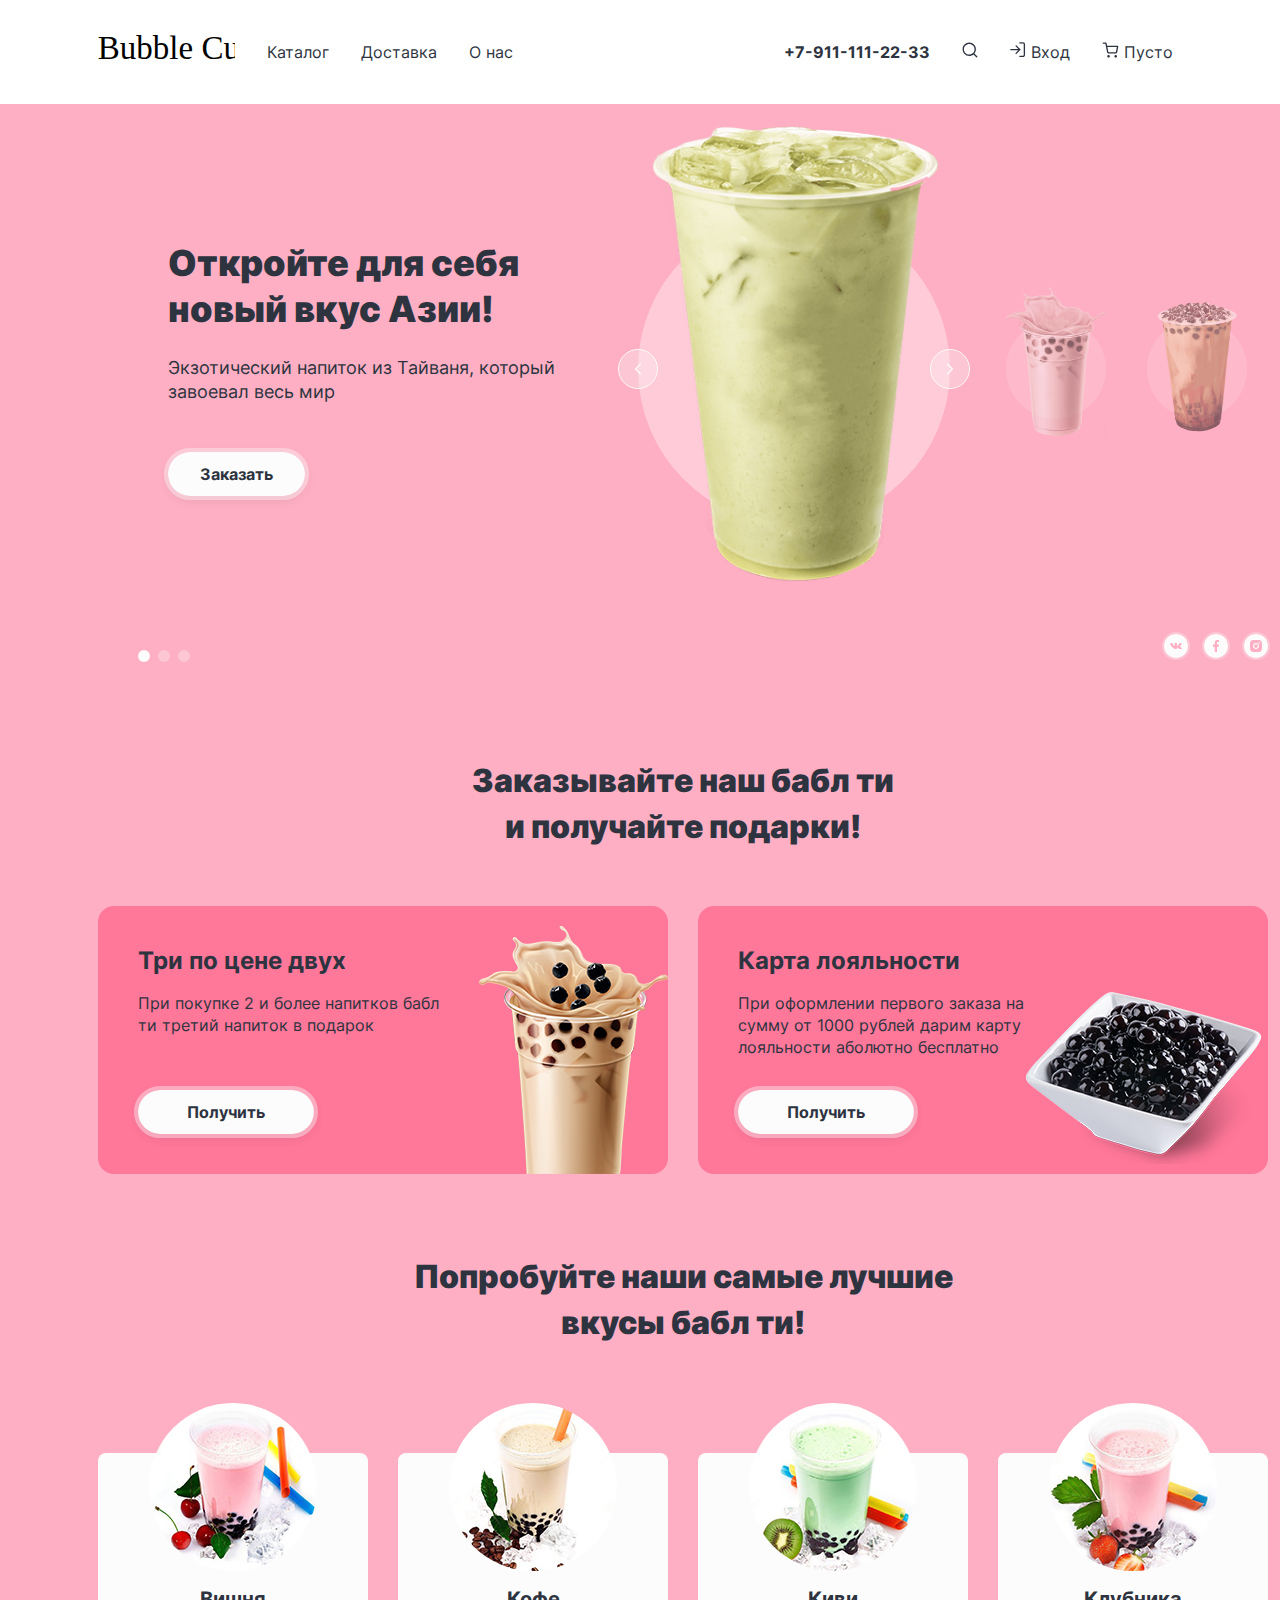
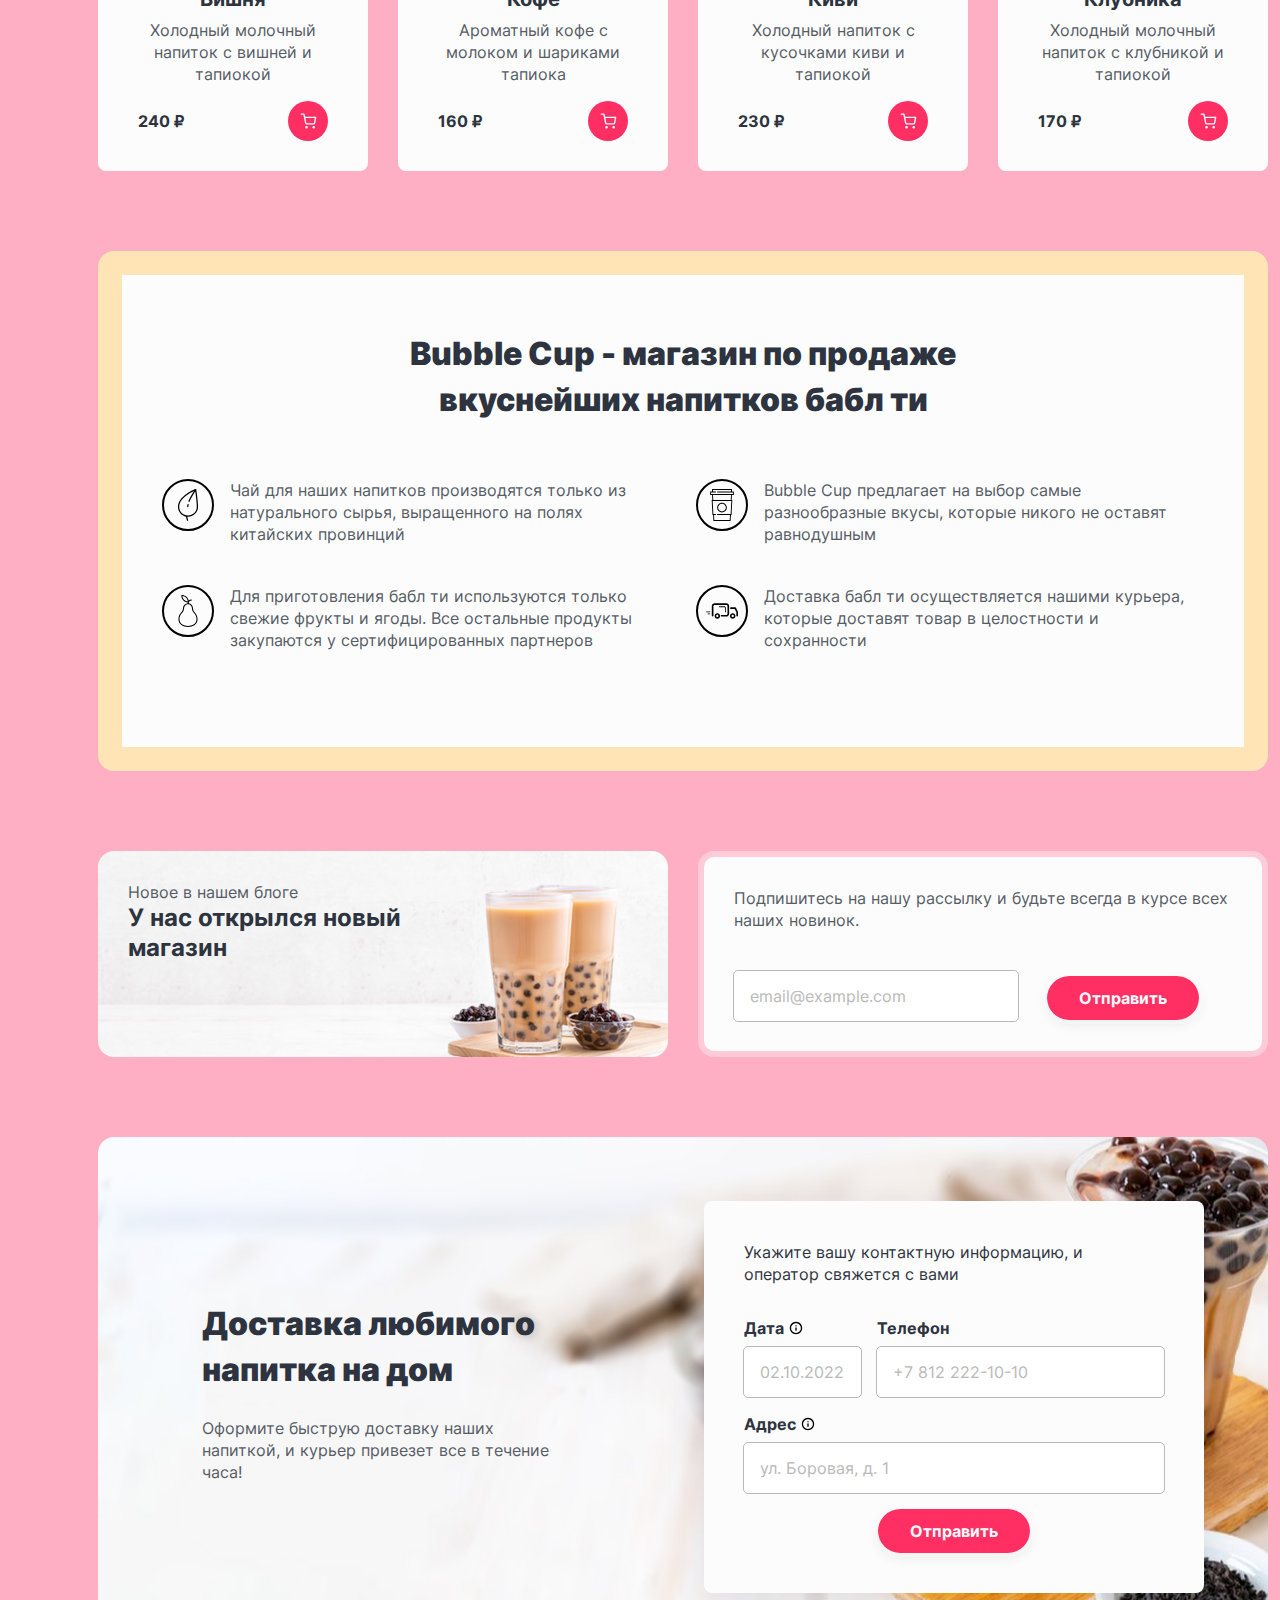
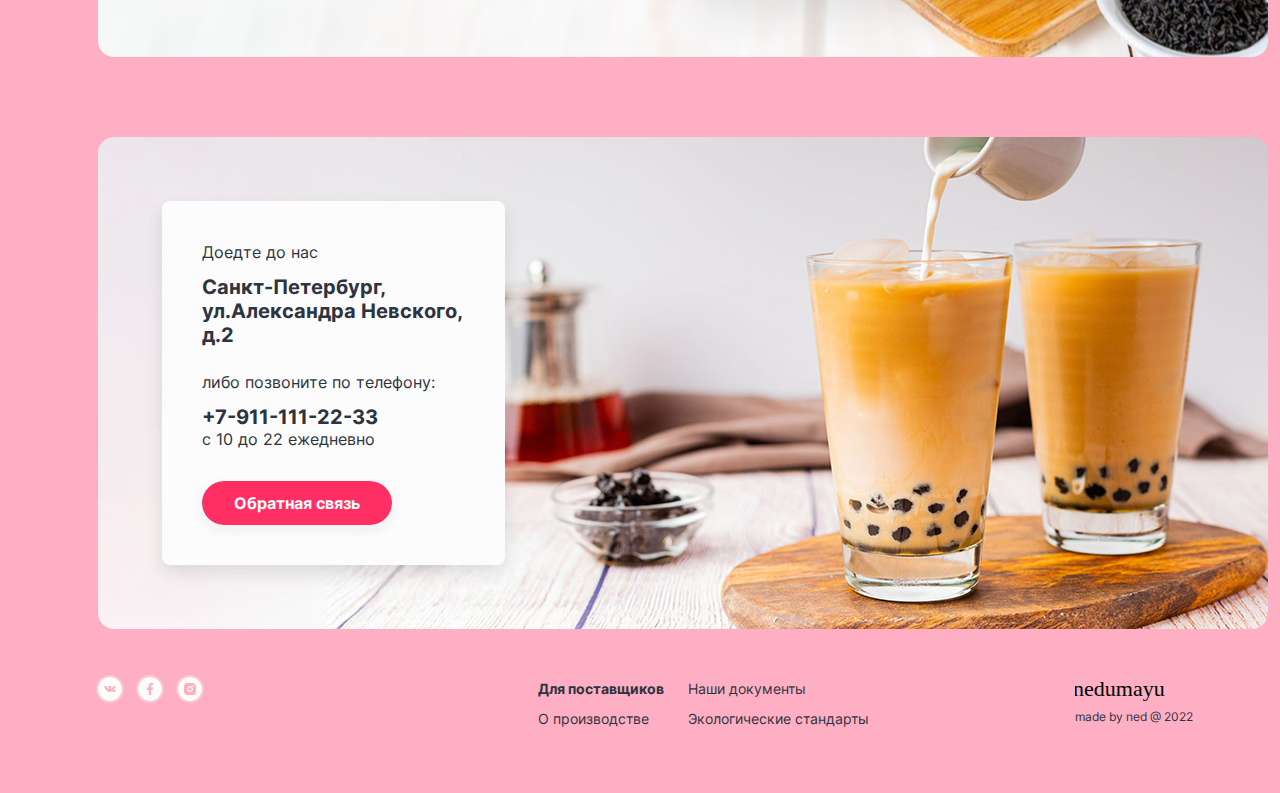
<file: index.html>
<!DOCTYPE html>
<html lang="ru">
<head>
  <meta charset="utf-8">
  <title>Bubble-cup</title>
  <link href="styles/style.css" rel="stylesheet">
</head>
<body>
<header class="main-header">
  <nav class="navigation">
    <a class="navigation-logo" href="index.html">
      <img class="main-header-logo" src="assets/logo.svg" alt="Логотип магазина Bubble Cup" width="137" height="56">
    </a>

    <ul class="navigation-list">
      <li class="navigation-item">
        <a class="navigation-link" href="catalog.html">Каталог</a>
      </li>
      <li class="navigation-item">
        <a class="navigation-link" href="#">Доставка</a>
      </li>
      <li class="navigation-item">
        <a class="navigation-link" href="#">О нас</a>
      </li>
    </ul>

    <ul class="navigation-list navigation-user">
      <li class="navigation-item">
        <b><a class="navigation-link" href="tel:+79111112233">+7-911-111-22-33</a></b>
      </li>

      <li class="navigation-item">
        <a class="navigation-link" href="#">
          <svg aria-hidden="true" focusable="false" width="16" height="16" viewBox="0 0 16 16" fill="none"
               xmlns="http://www.w3.org/2000/svg">
            <path fill-rule="evenodd" clip-rule="evenodd"
                  d="M1.91286 7.24625C1.91286 4.30073 4.30068 1.91292 7.2462 1.91292C10.1917 1.91292 12.5795 4.30073 12.5795 7.24625C12.5795 8.68547 12.0095 9.99154 11.0828 10.951C11.0582 10.9695 11.0346 10.99 11.0123 11.0124C10.9899 11.0347 10.9694 11.0583 10.9509 11.0829C9.99146 12.0095 8.6854 12.5796 7.2462 12.5796C4.30068 12.5796 1.91286 10.1918 1.91286 7.24625ZM11.4653 12.4082C10.3161 13.3487 8.84703 13.9129 7.2462 13.9129C3.5643 13.9129 0.579529 10.9281 0.579529 7.24625C0.579529 3.56435 3.5643 0.579582 7.2462 0.579582C10.9281 0.579582 13.9129 3.56435 13.9129 7.24625C13.9129 8.84711 13.3486 10.3162 12.4081 11.4654L15.2176 14.2749C15.4779 14.5352 15.4779 14.9573 15.2176 15.2177C14.9572 15.478 14.5351 15.478 14.2748 15.2177L11.4653 12.4082Z"
                  fill="#2D3440"/>
          </svg>
          <span class="visually-hidden">Поиск</span>
        </a>
        <div class="popover popover-search popover-open">
          <div class="popover-content">
            <form class="auth-form" action="" method="post">
              <p class="field-group">
                <label class="visually-hidden" for="search">Поиск по сайту</label>
                <input class="search-field field" type="text" id="search" name="search" placeholder="Поиск по сайту">
              </p>
            </form>
          </div>
        </div>
      </li>

      <li class="navigation-item">
        <a class="navigation-link" href="#">
          <svg aria-hidden="true" focusable="false" width="16" height="16" viewBox="0 0 16 16" fill="none"
               xmlns="http://www.w3.org/2000/svg">
            <path fill-rule="evenodd" clip-rule="evenodd"
                  d="M9.20837 0.874999C9.20837 0.506809 9.50685 0.208332 9.87504 0.208332H12.875C13.4497 0.208332 14.0008 0.436605 14.4071 0.842934C14.8134 1.24926 15.0417 1.80036 15.0417 2.375V12.875C15.0417 13.4496 14.8134 14.0007 14.4071 14.4071C14.0008 14.8134 13.4497 15.0417 12.875 15.0417H9.87504C9.50685 15.0417 9.20837 14.7432 9.20837 14.375C9.20837 14.0068 9.50685 13.7083 9.87504 13.7083H12.875C13.0961 13.7083 13.308 13.6205 13.4643 13.4643C13.6206 13.308 13.7084 13.096 13.7084 12.875V2.375C13.7084 2.15399 13.6206 1.94202 13.4643 1.78574C13.308 1.62946 13.0961 1.54167 12.875 1.54167H9.87504C9.50685 1.54167 9.20837 1.24319 9.20837 0.874999ZM5.65359 3.40359C5.91394 3.14324 6.33605 3.14324 6.5964 3.40359L10.3418 7.14903C10.4652 7.27002 10.5417 7.43857 10.5417 7.625C10.5417 7.81143 10.4652 7.97999 10.3418 8.10098L6.5964 11.8464C6.33605 12.1068 5.91394 12.1068 5.65359 11.8464C5.39324 11.5861 5.39324 11.1639 5.65359 10.9036L8.26552 8.29167H0.875041C0.506851 8.29167 0.208374 7.99319 0.208374 7.625C0.208374 7.25681 0.506851 6.95833 0.875041 6.95833H8.26552L5.65359 4.3464C5.39324 4.08605 5.39324 3.66394 5.65359 3.40359Z"
                  fill="#2D3440"/>
          </svg>
          <span>Вход</span>
        </a>
        <div class="popover popover-auth popover-open">
          <div class="popover-content">
            <h2 class="popover-title">Личный кабинет</h2>
            <form class="auth-form" action="" method="post">
              <p class="field-group">
                <label class="visually-hidden" for="popover-email">E-mail</label>
                <input class="email-field field" type="email" id="popover-email" name="email"
                       placeholder="email@gmail.com">
              </p>
              <p class="field-group">
                <label class="visually-hidden" for="auth-password">Пароль</label>
                <input class="auth-form-field field" type="password" id="auth-password" name="auth-password"
                       placeholder="Пароль">
              </p>
              <div class="auth-buttons-group">
                <button class="button button-pink auth-form-button" type="submit">Войти</button>
                <div class="popover-links-group">
                  <a class="auth-links auth-form-recovery" href="#">Забыли пароль?</a>
                  <a class="auth-links auth-form-register" href="#">Регистрация</a>
                </div>
              </div>
            </form>
          </div>
        </div>
      </li>

      <li class="navigation-item">
        <a class="navigation-link" href="#">
          <svg aria-hidden="true" focusable="false" width="17" height="16" viewBox="0 0 17 16" fill="none"
               xmlns="http://www.w3.org/2000/svg">
            <path fill-rule="evenodd" clip-rule="evenodd"
                  d="M1.31254 0.489586C0.944351 0.489586 0.645874 0.788063 0.645874 1.15625C0.645874 1.52444 0.944351 1.82292 1.31254 1.82292H3.37353L3.91319 4.5192C3.91612 4.538 3.91985 4.55654 3.92432 4.57479L5.01308 10.0146L5.0132 10.0151C5.10338 10.4685 5.35008 10.8757 5.71016 11.1656C6.06854 11.4541 6.51652 11.608 6.97639 11.6009H13.3011C13.761 11.608 14.209 11.4541 14.5673 11.1656C14.9276 10.8756 15.1743 10.4681 15.2644 10.0146L15.2644 10.0146L15.2654 10.0096L16.3084 4.54045C16.3456 4.34528 16.2938 4.14368 16.1672 3.9906C16.0405 3.83751 15.8522 3.7489 15.6535 3.7489H5.11879L4.57369 1.02541C4.51133 0.713843 4.23774 0.489586 3.91999 0.489586H1.31254ZM6.32068 9.75385L5.38566 5.08223H14.8477L13.9562 9.75686C13.9268 9.90268 13.8472 10.0336 13.7313 10.1269C13.6148 10.2207 13.4691 10.2705 13.3196 10.2676L13.3196 10.2675H13.3068H6.9707V10.2674L6.95793 10.2676C6.80844 10.2705 6.66271 10.2207 6.54624 10.1269C6.42978 10.0332 6.35 9.90146 6.32087 9.75481L6.32068 9.75385ZM5.21043 14.1936C5.21043 13.4657 5.80055 12.8755 6.5285 12.8755C7.25644 12.8755 7.84656 13.4657 7.84656 14.1936C7.84656 14.9216 7.25644 15.5117 6.5285 15.5117C5.80055 15.5117 5.21043 14.9216 5.21043 14.1936ZM12.3804 14.1936C12.3804 13.4657 12.9705 12.8755 13.6985 12.8755C14.4264 12.8755 15.0166 13.4657 15.0166 14.1936C15.0166 14.9216 14.4264 15.5117 13.6985 15.5117C12.9705 15.5117 12.3804 14.9216 12.3804 14.1936Z"
                  fill="#2D3440"/>
          </svg>
          <span>Пусто</span>
        </a>
        <div class="popover popover-cart popover-open">
          <div class="popover-content">
            <h2 class="popover-title cart-title">Ваша корзина пока пуста</h2>
          </div>
        </div>
      </li>

    </ul>
  </nav>
</header>

<main class="main-index main-container">
  <div class="page-container">
    <h1 class="visually-hidden">Магазин напитков Bubble cup</h1>

    <section class="gallery">
      <h2 class="visually-hidden">Галерея</h2>
      <div class="gallery-container">
        <div class="gallery-wrapper">
          <p class="gallery-title">Откройте для себя новый вкус Азии!</p>
          <p class="gallery-description">Экзотический напиток из Тайваня, который завоевал весь мир</p>
          <a class="button button-order" href="#">Заказать</a>
        </div>

        <div class="gallery-slider">
          <div class="slider-current">
            <img class="slider-image" src="assets/slider-lime-tea.png" alt="Бабл ти с лаймом">
            <div class="slider-buttons-wrapper">
              <button class="slider-button slider-prev" type="button">
                <svg class="slider-icon" aria-hidden="true" focusable="false" width="6" height="12" viewBox="0 0 6 12"
                     fill="none" xmlns="http://www.w3.org/2000/svg">
                  <path fill-rule="evenodd" clip-rule="evenodd"
                        d="M5.8033 1.80521C6.063 1.54551 6.063 1.12446 5.8033 0.864757C5.54361 0.605058 5.12255 0.605058 4.86285 0.864757L0.194774 5.53284C-0.0640686 5.79168 -0.0649218 6.21081 0.192214 6.47071C0.193377 6.47189 0.194544 6.47307 0.195717 6.47424L4.8638 11.1423C5.12349 11.402 5.54455 11.402 5.80425 11.1423C6.06395 10.8826 6.06395 10.4616 5.80425 10.2019L1.60545 6.00307L5.8033 1.80521Z"
                        fill="currentColor"/>
                </svg>
                <span class="visually-hidden">Предыдущее фото</span>
              </button>

              <button class="slider-button slider-next" type="button">
                <svg class="slider-icon" aria-hidden="true" focusable="false" width="7" height="12" viewBox="0 0 7 12"
                     fill="none" xmlns="http://www.w3.org/2000/svg">
                  <path fill-rule="evenodd" clip-rule="evenodd"
                        d="M1.13526 0.864757C0.875566 0.605058 0.454511 0.605058 0.194813 0.864757C-0.0648862 1.12446 -0.0648862 1.54551 0.194813 1.80521L4.39609 6.00649L0.194774 10.2078C-0.0649247 10.4675 -0.0649247 10.8886 0.194774 11.1483C0.454473 11.408 0.875527 11.408 1.13523 11.1483L5.80394 6.47955C5.80489 6.47861 5.80583 6.47767 5.80678 6.47672C6.06648 6.21702 6.06648 5.79597 5.80678 5.53627L1.13526 0.864757Z"
                        fill="currentColor"/>
                </svg>
                <span class="visually-hidden">Следующее фото</span>
              </button>
            </div>
          </div>
          <div class="slide-next-first">
            <img class="slider-next-image slider-next-image-first" src="assets/slider-strawberry-tea.png"
                 alt="Бабл ти с клубникой">
          </div>
          <div class="slide-next-second">
            <img class="slider-next-image" src="assets/slider-coffee-tea.png" alt="Бабл ти с кофе">
          </div>
        </div>
      </div>

      <div class="slider-pagination-container">
        <ol class="slider-pagination-list">
          <li class="slider-pagination-item">
            <button class="slider-pagination-button slider-pagination-button-current" type="button">
              <span class="visually-hidden">1 фото</span>
            </button>
          </li>
          <li class="slider-pagination-item">
            <button class="slider-pagination-button" type="button">
              <span class="visually-hidden">2 фото</span>
            </button>
          </li>
          <li class="slider-pagination-item">
            <button class="slider-pagination-button" type="button">
              <span class="visually-hidden">3 фото</span>
            </button>
          </li>
        </ol>

        <div class="gallery-social">
          <ul class="gallery-social-list">
            <li class="gallery-social-item">
              <a class="social-button" href="https://vk.com">
                <span class="visually-hidden">ВКонтакте</span>
                <svg aria-hidden="true" focusable="false" width="24" height="24" viewBox="0 0 24 24" fill="none"
                     xmlns="http://www.w3.org/2000/svg">
                  <path fill-rule="evenodd" clip-rule="evenodd"
                        d="M24 12C24 18.6274 18.6274 24 12 24C5.37258 24 0 18.6274 0 12C0 5.37258 5.37258 0 12 0C18.6274 0 24 5.37258 24 12ZM12.5884 14.9749H11.8711C11.8711 14.9749 10.2885 15.0584 8.89479 13.7867C7.37486 12.3995 6.03249 9.64702 6.03249 9.64702C6.03249 9.64702 5.95511 9.46654 6.03917 9.3793C6.13366 9.28121 6.39106 9.27493 6.39106 9.27493L8.10567 9.26508C8.10567 9.26508 8.26727 9.28878 8.38294 9.36317C8.47824 9.42457 8.53167 9.53936 8.53167 9.53936C8.53167 9.53936 8.80878 10.1536 9.17581 10.7093C9.89212 11.7942 10.2258 12.0315 10.469 11.9152C10.8233 11.7458 10.7171 10.3816 10.7171 10.3816C10.7171 10.3816 10.7236 9.88646 10.5387 9.66601C10.3955 9.4951 10.1254 9.44527 10.0062 9.43128C9.90971 9.42 10.0681 9.22367 10.2733 9.13558C10.5819 9.00308 11.1268 8.99551 11.7706 9.00136C12.2722 9.00579 12.4165 9.0332 12.6127 9.07475C13.0677 9.17105 13.0536 9.47963 13.0229 10.1454C13.0138 10.3444 13.0032 10.5752 13.0032 10.8418C13.0032 10.9018 13.0012 10.9657 12.9991 11.0315C12.9885 11.3725 12.9763 11.7629 13.2324 11.908C13.3637 11.9822 13.6849 11.9191 14.4884 10.7233C14.8693 10.1566 15.1549 9.49024 15.1549 9.49024C15.1549 9.49024 15.2173 9.37145 15.3142 9.32048C15.4134 9.26851 15.5472 9.2845 15.5472 9.2845L17.3515 9.27465C17.3515 9.27465 17.8937 9.21796 17.9815 9.43242C18.0735 9.65758 17.7788 10.1833 17.0417 11.0444C16.3463 11.8567 16.006 12.1587 16.0328 12.4236C16.0527 12.6198 16.2739 12.7957 16.7015 13.1436C17.5897 13.8661 17.8264 14.2455 17.8827 14.3357C17.8872 14.343 17.8906 14.3484 17.893 14.3519C18.2905 14.9296 17.4522 14.9749 17.4522 14.9749L15.8497 14.9944C15.8497 14.9944 15.5053 15.0543 15.0521 14.7814C14.8151 14.6388 14.5833 14.406 14.3626 14.1842C14.0251 13.8451 13.7131 13.5316 13.4469 13.6056C13.0002 13.7298 13.0143 14.5734 13.0143 14.5734C13.0143 14.5734 13.0175 14.7536 12.9157 14.8495C12.8051 14.954 12.5884 14.9749 12.5884 14.9749Z"
                        fill="#FCFCFC"/>
                </svg>
              </a>
            </li>
            <li class="gallery-social-item">
              <a class="social-button" href="https://facebook.com">
                <span class="visually-hidden">Фейсбук</span>
                <svg aria-hidden="true" focusable="false" width="24" height="24" viewBox="0 0 24 24" fill="none" xmlns="http://www.w3.org/2000/svg">
                  <path fill-rule="evenodd" clip-rule="evenodd"
                        d="M24 12C24 18.6274 18.6274 24 12 24C5.37258 24 0 18.6274 0 12C0 5.37258 5.37258 0 12 0C18.6274 0 24 5.37258 24 12ZM14.4286 12.9H13V18H10.7143V12.9H9V10.5H10.7143V8.82C10.7143 6.9942 11.816 6 13.3674 6C14.1103 6 14.8137 6.0582 15 6.084V8.1H14.1429C13 8.1 13 8.682 13 9.3V10.5H15L14.4286 12.9Z"
                        fill="#FCFCFC"/>
                </svg>
              </a>
            </li>
            <li class="gallery-social-item">
              <a class="social-button" href="https://instagram.com">
                <span class="visually-hidden">Инстаграм</span>
                <svg aria-hidden="true" focusable="false" width="24" height="24" viewBox="0 0 24 24" fill="none" xmlns="http://www.w3.org/2000/svg">
                  <path fill-rule="evenodd" clip-rule="evenodd"
                        d="M24 12C24 18.6274 18.6274 24 12 24C5.37258 24 0 18.6274 0 12C0 5.37258 5.37258 0 12 0C18.6274 0 24 5.37258 24 12ZM14.4732 6.036C13.8336 6.006 13.6302 6 12 6C10.3698 6 10.1664 6.0078 9.5268 6.036C8.8872 6.066 8.4528 6.1662 8.07 6.315C7.66946 6.46544 7.3066 6.70154 7.0068 7.0068C6.70128 7.30639 6.46514 7.66931 6.315 8.07C6.1662 8.4528 6.066 8.8872 6.036 9.5268C6.006 10.1664 6 10.3698 6 12C6 13.6302 6.0078 13.8336 6.036 14.4732C6.066 15.1122 6.1662 15.5478 6.315 15.93C6.46556 16.3305 6.70164 16.6933 7.0068 16.9932C7.30652 17.2986 7.6694 17.5347 8.07 17.685C8.4528 17.8332 8.8878 17.934 9.5268 17.964C10.1664 17.994 10.3698 18 12 18C13.6302 18 13.8336 17.9922 14.4732 17.964C15.1122 17.934 15.5478 17.8332 15.93 17.685C16.3304 17.5343 16.6932 17.2982 16.9932 16.9932C17.2987 16.6936 17.5348 16.3307 17.685 15.93C17.8332 15.5472 17.934 15.1122 17.964 14.4732C17.994 13.8336 18 13.6302 18 12C18 10.3698 17.9922 10.1664 17.964 9.5268C17.934 8.8878 17.8332 8.4522 17.685 8.07C17.5344 7.66955 17.2983 7.30674 16.9932 7.0068C16.6596 6.6738 16.326 6.4674 15.93 6.315C15.5472 6.1662 15.1122 6.066 14.4732 6.036ZM9.87868 9.87868C10.4413 9.31607 11.2044 9 12 9C12.7956 9 13.5587 9.31607 14.1213 9.87868C14.6839 10.4413 15 11.2044 15 12C15 12.7956 14.6839 13.5587 14.1213 14.1213C13.5587 14.6839 12.7956 15 12 15C11.2044 15 10.4413 14.6839 9.87868 14.1213C9.31607 13.5587 9 12.7956 9 12C9 11.2044 9.31607 10.4413 9.87868 9.87868ZM15.6803 8.31967C15.821 8.46032 15.9 8.65109 15.9 8.85C15.9 9.04891 15.821 9.23968 15.6803 9.38033C15.5397 9.52098 15.3489 9.6 15.15 9.6C14.9511 9.6 14.7603 9.52098 14.6197 9.38033C14.479 9.23968 14.4 9.04891 14.4 8.85C14.4 8.65109 14.479 8.46032 14.6197 8.31967C14.7603 8.17902 14.9511 8.1 15.15 8.1C15.3489 8.1 15.5397 8.17902 15.6803 8.31967ZM13.2728 10.7272C12.9352 10.3896 12.4774 10.2 12 10.2C11.5226 10.2 11.0648 10.3896 10.7272 10.7272C10.3896 11.0648 10.2 11.5226 10.2 12C10.2 12.4774 10.3896 12.9352 10.7272 13.2728C11.0648 13.6104 11.5226 13.8 12 13.8C12.4774 13.8 12.9352 13.6104 13.2728 13.2728C13.6104 12.9352 13.8 12.4774 13.8 12C13.8 11.5226 13.6104 11.0648 13.2728 10.7272Z"
                        fill="#FCFCFC"/>
                </svg>
              </a>
            </li>
          </ul>
        </div>

      </div>

    </section>


    <section class="promo-actions">
      <h2 class="visually-hidden">Промоакции</h2>
      <p class="promo-actions-title">Заказывайте наш бабл ти <br> и получайте подарки!</p>
      <div class="promo-container">
        <div class="promo-action-wrapper">
          <p class="promo-title">Три по цене двух</p>
          <p class="promo-description">При покупке 2 и более напитков бабл ти третий напиток в подарок</p>
          <a class="button button-gift" href="#">Получить</a>
        </div>
        <div class="promo-action-wrapper">
          <p class="promo-title">Карта лояльности</p>
          <p class="promo-description">При оформлении первого заказа на сумму от 1000 рублей дарим карту лояльности
            аболютно бесплатно</p>
          <a class="button button-gift" href="#">Получить</a>
        </div>
      </div>
    </section>

    <section class="assortment">
      <h2 class="visually-hidden">Ассортимент</h2>
      <p class="assortment-title">Попробуйте наши самые лучшие <br> вкусы бабл ти!</p>
      <ul class="catalog-list">
        <li class="product-item">
          <a class="product-link" href="#">
            <img class="product-image" src="assets/catalog/cherry-bubble-tea.jpg" alt="Вишневый напиток" width="168"
                 height="168">
            <h3 class="product-title">Вишня</h3>
            <p class="product-description">Холодный молочный напиток с вишней и тапиокой</p>
          </a>
          <div class="price-button-wrapper">
            <b class="product-price">240 ₽</b>
            <a class="product-button" href="#">
              <svg class="product-icon" aria-hidden="true" focusable="false" width="17" height="16" viewBox="0 0 17 16"
                   fill="none" xmlns="http://www.w3.org/2000/svg">
                <path fill-rule="evenodd" clip-rule="evenodd"
                      d="M1.31254 0.489586C0.944351 0.489586 0.645874 0.788063 0.645874 1.15625C0.645874 1.52444 0.944351 1.82292 1.31254 1.82292H3.37353L3.91319 4.5192C3.91612 4.538 3.91985 4.55654 3.92432 4.57479L5.01308 10.0146L5.0132 10.0151C5.10338 10.4685 5.35008 10.8757 5.71016 11.1656C6.06854 11.4541 6.51652 11.608 6.97639 11.6009H13.3011C13.761 11.608 14.209 11.4541 14.5673 11.1656C14.9276 10.8756 15.1743 10.4681 15.2644 10.0146L15.2644 10.0146L15.2654 10.0096L16.3084 4.54045C16.3456 4.34528 16.2938 4.14368 16.1672 3.9906C16.0405 3.83751 15.8522 3.7489 15.6535 3.7489H5.11879L4.57369 1.02541C4.51133 0.713843 4.23774 0.489586 3.91999 0.489586H1.31254ZM6.32068 9.75385L5.38566 5.08223H14.8477L13.9562 9.75686C13.9268 9.90268 13.8472 10.0336 13.7313 10.1269C13.6148 10.2207 13.4691 10.2705 13.3196 10.2676L13.3196 10.2675H13.3068H6.9707V10.2674L6.95793 10.2676C6.80844 10.2705 6.66271 10.2207 6.54624 10.1269C6.42978 10.0332 6.35 9.90146 6.32087 9.75481L6.32068 9.75385ZM5.21043 14.1936C5.21043 13.4657 5.80055 12.8755 6.5285 12.8755C7.25644 12.8755 7.84656 13.4657 7.84656 14.1936C7.84656 14.9216 7.25644 15.5117 6.5285 15.5117C5.80055 15.5117 5.21043 14.9216 5.21043 14.1936ZM12.3804 14.1936C12.3804 13.4657 12.9705 12.8755 13.6985 12.8755C14.4264 12.8755 15.0166 13.4657 15.0166 14.1936C15.0166 14.9216 14.4264 15.5117 13.6985 15.5117C12.9705 15.5117 12.3804 14.9216 12.3804 14.1936Z"/>
              </svg>
              <span class="visually-hidden">Купить</span>
            </a>
          </div>
        </li>
        <li class="product-item">
          <a class="product-link" href="#">
            <img class="product-image" src="assets/catalog/coffee-bubble-tea.jpg" alt="Кофейный напиток" width="168"
                 height="168">
            <h3 class="product-title">Кофе</h3>
            <p class="product-description">Ароматный кофе с молоком и шариками тапиока</p>
          </a>
          <div class="price-button-wrapper">
            <b class="product-price">160 ₽</b>
            <a class="product-button" href="#">
              <svg class="product-icon" aria-hidden="true" focusable="false" width="17" height="16" viewBox="0 0 17 16"
                   fill="none" xmlns="http://www.w3.org/2000/svg">
                <path fill-rule="evenodd" clip-rule="evenodd"
                      d="M1.31254 0.489586C0.944351 0.489586 0.645874 0.788063 0.645874 1.15625C0.645874 1.52444 0.944351 1.82292 1.31254 1.82292H3.37353L3.91319 4.5192C3.91612 4.538 3.91985 4.55654 3.92432 4.57479L5.01308 10.0146L5.0132 10.0151C5.10338 10.4685 5.35008 10.8757 5.71016 11.1656C6.06854 11.4541 6.51652 11.608 6.97639 11.6009H13.3011C13.761 11.608 14.209 11.4541 14.5673 11.1656C14.9276 10.8756 15.1743 10.4681 15.2644 10.0146L15.2644 10.0146L15.2654 10.0096L16.3084 4.54045C16.3456 4.34528 16.2938 4.14368 16.1672 3.9906C16.0405 3.83751 15.8522 3.7489 15.6535 3.7489H5.11879L4.57369 1.02541C4.51133 0.713843 4.23774 0.489586 3.91999 0.489586H1.31254ZM6.32068 9.75385L5.38566 5.08223H14.8477L13.9562 9.75686C13.9268 9.90268 13.8472 10.0336 13.7313 10.1269C13.6148 10.2207 13.4691 10.2705 13.3196 10.2676L13.3196 10.2675H13.3068H6.9707V10.2674L6.95793 10.2676C6.80844 10.2705 6.66271 10.2207 6.54624 10.1269C6.42978 10.0332 6.35 9.90146 6.32087 9.75481L6.32068 9.75385ZM5.21043 14.1936C5.21043 13.4657 5.80055 12.8755 6.5285 12.8755C7.25644 12.8755 7.84656 13.4657 7.84656 14.1936C7.84656 14.9216 7.25644 15.5117 6.5285 15.5117C5.80055 15.5117 5.21043 14.9216 5.21043 14.1936ZM12.3804 14.1936C12.3804 13.4657 12.9705 12.8755 13.6985 12.8755C14.4264 12.8755 15.0166 13.4657 15.0166 14.1936C15.0166 14.9216 14.4264 15.5117 13.6985 15.5117C12.9705 15.5117 12.3804 14.9216 12.3804 14.1936Z"/>
              </svg>
              <span class="visually-hidden">Купить</span>
            </a>
          </div>
        </li>
        <li class="product-item">
          <a class="product-link" href="#">
            <img class="product-image" src="assets/catalog/kiwi-bubble-tea.jpg" alt="Киви напиток" width="168"
                 height="168">
            <h3 class="product-title">Киви</h3>
            <p class="product-description">Холодный напиток с кусочками киви и тапиокой</p>
          </a>
          <div class="price-button-wrapper">
            <b class="product-price">230 ₽</b>
            <a class="product-button" href="#">
              <svg class="product-icon" aria-hidden="true" focusable="false" width="17" height="16" viewBox="0 0 17 16"
                   fill="none" xmlns="http://www.w3.org/2000/svg">
                <path fill-rule="evenodd" clip-rule="evenodd"
                      d="M1.31254 0.489586C0.944351 0.489586 0.645874 0.788063 0.645874 1.15625C0.645874 1.52444 0.944351 1.82292 1.31254 1.82292H3.37353L3.91319 4.5192C3.91612 4.538 3.91985 4.55654 3.92432 4.57479L5.01308 10.0146L5.0132 10.0151C5.10338 10.4685 5.35008 10.8757 5.71016 11.1656C6.06854 11.4541 6.51652 11.608 6.97639 11.6009H13.3011C13.761 11.608 14.209 11.4541 14.5673 11.1656C14.9276 10.8756 15.1743 10.4681 15.2644 10.0146L15.2644 10.0146L15.2654 10.0096L16.3084 4.54045C16.3456 4.34528 16.2938 4.14368 16.1672 3.9906C16.0405 3.83751 15.8522 3.7489 15.6535 3.7489H5.11879L4.57369 1.02541C4.51133 0.713843 4.23774 0.489586 3.91999 0.489586H1.31254ZM6.32068 9.75385L5.38566 5.08223H14.8477L13.9562 9.75686C13.9268 9.90268 13.8472 10.0336 13.7313 10.1269C13.6148 10.2207 13.4691 10.2705 13.3196 10.2676L13.3196 10.2675H13.3068H6.9707V10.2674L6.95793 10.2676C6.80844 10.2705 6.66271 10.2207 6.54624 10.1269C6.42978 10.0332 6.35 9.90146 6.32087 9.75481L6.32068 9.75385ZM5.21043 14.1936C5.21043 13.4657 5.80055 12.8755 6.5285 12.8755C7.25644 12.8755 7.84656 13.4657 7.84656 14.1936C7.84656 14.9216 7.25644 15.5117 6.5285 15.5117C5.80055 15.5117 5.21043 14.9216 5.21043 14.1936ZM12.3804 14.1936C12.3804 13.4657 12.9705 12.8755 13.6985 12.8755C14.4264 12.8755 15.0166 13.4657 15.0166 14.1936C15.0166 14.9216 14.4264 15.5117 13.6985 15.5117C12.9705 15.5117 12.3804 14.9216 12.3804 14.1936Z"/>
              </svg>
              <span class="visually-hidden">Купить</span>
            </a>
          </div>
        </li>
        <li class="product-item">
          <a class="product-link" href="#">
            <img class="product-image" src="assets/catalog/strawberry-bubble-tea.jpg" alt="Клубничный напиток"
                 width="168" height="168">
            <h3 class="product-title">Клубника</h3>
            <p class="product-description">Холодный молочный напиток с клубникой и тапиокой</p>
          </a>
          <div class="price-button-wrapper">
            <b class="product-price">170 ₽</b>
            <a class="product-button" href="#">
              <svg class="product-icon" aria-hidden="true" focusable="false" width="17" height="16" viewBox="0 0 17 16"
                   fill="none" xmlns="http://www.w3.org/2000/svg">
                <path fill-rule="evenodd" clip-rule="evenodd"
                      d="M1.31254 0.489586C0.944351 0.489586 0.645874 0.788063 0.645874 1.15625C0.645874 1.52444 0.944351 1.82292 1.31254 1.82292H3.37353L3.91319 4.5192C3.91612 4.538 3.91985 4.55654 3.92432 4.57479L5.01308 10.0146L5.0132 10.0151C5.10338 10.4685 5.35008 10.8757 5.71016 11.1656C6.06854 11.4541 6.51652 11.608 6.97639 11.6009H13.3011C13.761 11.608 14.209 11.4541 14.5673 11.1656C14.9276 10.8756 15.1743 10.4681 15.2644 10.0146L15.2644 10.0146L15.2654 10.0096L16.3084 4.54045C16.3456 4.34528 16.2938 4.14368 16.1672 3.9906C16.0405 3.83751 15.8522 3.7489 15.6535 3.7489H5.11879L4.57369 1.02541C4.51133 0.713843 4.23774 0.489586 3.91999 0.489586H1.31254ZM6.32068 9.75385L5.38566 5.08223H14.8477L13.9562 9.75686C13.9268 9.90268 13.8472 10.0336 13.7313 10.1269C13.6148 10.2207 13.4691 10.2705 13.3196 10.2676L13.3196 10.2675H13.3068H6.9707V10.2674L6.95793 10.2676C6.80844 10.2705 6.66271 10.2207 6.54624 10.1269C6.42978 10.0332 6.35 9.90146 6.32087 9.75481L6.32068 9.75385ZM5.21043 14.1936C5.21043 13.4657 5.80055 12.8755 6.5285 12.8755C7.25644 12.8755 7.84656 13.4657 7.84656 14.1936C7.84656 14.9216 7.25644 15.5117 6.5285 15.5117C5.80055 15.5117 5.21043 14.9216 5.21043 14.1936ZM12.3804 14.1936C12.3804 13.4657 12.9705 12.8755 13.6985 12.8755C14.4264 12.8755 15.0166 13.4657 15.0166 14.1936C15.0166 14.9216 14.4264 15.5117 13.6985 15.5117C12.9705 15.5117 12.3804 14.9216 12.3804 14.1936Z"/>
              </svg>
              <span class="visually-hidden">Купить</span>
            </a>
          </div>
        </li>
      </ul>
    </section>

    <section class="advantages">
      <h2 class="visually-hidden">Преимущества</h2>
      <p class="advantages-title">Bubble Cup - магазин по продаже <br> вкуснейших напитков бабл ти</p>
      <div class="advantages-list">
        <ul class="advantages-list-column">
          <li class="advantages-item advantages-leaf">
            <p class="advantages-description">Чай для наших напитков производятся только из натурального сырья,
              выращенного на полях китайских провинций</p>
          </li>
          <li class="advantages-item advantages-fruits">
            <p class="advantages-description">Для приготовления бабл ти используются только свежие фрукты и ягоды. Все
              остальные продукты закупаются у сертифицированных партнеров</p>
          </li>
        </ul>
        <ul class="advantages-list-column">
          <li class="advantages-item advantages-coffee">
            <p class="advantages-description">Bubble Cup предлагает на выбор самые разнообразные вкусы, которые никого
              не оставят равнодушным</p>
          </li>
          <li class="advantages-item advantages-delivery">
            <p class="advantages-description">Доставка бабл ти осуществляется нашими курьера, которые доставят товар в
              целостности и сохранности</p>
          </li>
        </ul>
      </div>
    </section>

    <div class="news-container">
      <section class="news">
        <h2 class="visually-hidden">Новости</h2>
        <span class="news-sign">Новое в нашем блоге</span>
        <p class="news-title">У нас открылся новый <br> магазин</p>
      </section>

      <section class="subscription">
        <h2 class="visually-hidden">Подписка</h2>
        <p class="subscription-description">Подпишитесь на нашу рассылку и будьте всегда
          в курсе всех наших новинок.</p>
        <form class="subscription-form" action="" method="post">
          <label class="form-label" for="subscription-email"><span class="visually-hidden">Email</span></label>
          <input class="field" id="subscription-email" placeholder="email@example.com" type="email"
                 name="subscription-email">
          <button class="button subscription-button button-pink" type="submit">Отправить</button>
        </form>
      </section>
    </div>

    <section class="appointment">
      <h2 class="visually-hidden">Оформление доставки</h2>
      <div class="appointment-sign">
        <p class="appointment-title">Доставка любимого напитка на дом</p>
        <p class="appointment-description">Оформите быструю доставку наших напиткой, и курьер привезет все в течение
          часа!</p>
      </div>

      <div class="appointment-wrapper">
        <p class="form-description">Укажите вашу контактную информацию, и оператор свяжется с вами</p>

        <form class="appointment-form" action="" method="post">
          <p class="field-group appointment-form-date">
            <span class="form-label form-label-icon">
            <label class="form-label" for="appointment-date">Дата
              <span class="tooltip">
                  <button class="tooltip-toggle" type="button" aria-labelledby="tooltip-label">
                    <svg width="14" height="14" viewBox="0 0 14 14" fill="none" xmlns="http://www.w3.org/2000/svg">
                      <path fill-rule="evenodd" clip-rule="evenodd"
                            d="M7.00032 2.12508C4.3078 2.12508 2.12508 4.3078 2.12508 7.00032C2.12508 9.69284 4.3078 11.8756 7.00032 11.8756C9.69284 11.8756 11.8756 9.69284 11.8756 7.00032C11.8756 4.3078 9.69284 2.12508 7.00032 2.12508ZM0.791748 7.00032C0.791748 3.57142 3.57142 0.791748 7.00032 0.791748C10.4292 0.791748 13.2089 3.57142 13.2089 7.00032C13.2089 10.4292 10.4292 13.2089 7.00032 13.2089C3.57142 13.2089 0.791748 10.4292 0.791748 7.00032ZM7.00013 6.3334C7.36832 6.3334 7.6668 6.63188 7.6668 7.00007V9.21683C7.6668 9.58502 7.36832 9.8835 7.00013 9.8835C6.63194 9.8835 6.33347 9.58502 6.33347 9.21683V7.00007C6.33347 6.63188 6.63194 6.3334 7.00013 6.3334ZM7.00013 4.11665C6.63194 4.11665 6.33347 4.41513 6.33347 4.78332C6.33347 5.1515 6.63194 5.44998 7.00013 5.44998H7.00597C7.37416 5.44998 7.67263 5.1515 7.67263 4.78332C7.67263 4.41513 7.37416 4.11665 7.00597 4.11665H7.00013Z"
                            fill="currentColor"/>
                    </svg>

                  </button>
                  <span class="tooltip-text" role="tooltip" id="tooltip-date-label">Укажите желаемую дату</span>
                </span>

            </label>
            </span>
            <input class="field" id="appointment-date" type="text" name="appointment-date"
                   placeholder="02.10.2022">
          </p>
          <p class="field-group appointment-form-phone">
            <label class="form-label" for="appointment-phone">Телефон</label>
            <input class="field" id="appointment-phone" type="tel" name="appointment-phone"
                   placeholder="+7 812 222-10-10">
          </p>
          <p class="field-group appointment-form-address">
            <span class="form-label form-label-icon">
            <label class="form-label" for="appointment-address">Адрес
              <span class="tooltip">
                  <button class="tooltip-toggle" type="button" aria-labelledby="tooltip-label">
                    <svg width="14" height="14" viewBox="0 0 14 14" fill="none" xmlns="http://www.w3.org/2000/svg">
                      <path fill-rule="evenodd" clip-rule="evenodd"
                            d="M7.00032 2.12508C4.3078 2.12508 2.12508 4.3078 2.12508 7.00032C2.12508 9.69284 4.3078 11.8756 7.00032 11.8756C9.69284 11.8756 11.8756 9.69284 11.8756 7.00032C11.8756 4.3078 9.69284 2.12508 7.00032 2.12508ZM0.791748 7.00032C0.791748 3.57142 3.57142 0.791748 7.00032 0.791748C10.4292 0.791748 13.2089 3.57142 13.2089 7.00032C13.2089 10.4292 10.4292 13.2089 7.00032 13.2089C3.57142 13.2089 0.791748 10.4292 0.791748 7.00032ZM7.00013 6.3334C7.36832 6.3334 7.6668 6.63188 7.6668 7.00007V9.21683C7.6668 9.58502 7.36832 9.8835 7.00013 9.8835C6.63194 9.8835 6.33347 9.58502 6.33347 9.21683V7.00007C6.33347 6.63188 6.63194 6.3334 7.00013 6.3334ZM7.00013 4.11665C6.63194 4.11665 6.33347 4.41513 6.33347 4.78332C6.33347 5.1515 6.63194 5.44998 7.00013 5.44998H7.00597C7.37416 5.44998 7.67263 5.1515 7.67263 4.78332C7.67263 4.41513 7.37416 4.11665 7.00597 4.11665H7.00013Z"
                            fill="currentColor"/>
                    </svg>
                  </button>
                  <span class="tooltip-text" role="tooltip" id="tooltip-address-label">Введите название дома, улицы и квартиры</span>
                </span>

            </label>
            </span>
            <input class="field" id="appointment-address" type="text" name="appointment-address"
                   placeholder="ул. Боровая, д. 1">
          </p>
          <button class="button form-button button-pink" type="submit">Отправить</button>
        </form>

      </div>
    </section>

    <section class="contacts">
      <h2 class="visually-hidden">Контакты</h2>
      <div class="contacts-wrapper">
        <p class="contacts-title">Доедте до нас</p>
        <address class="contacts-address">Санкт-Петербург, ул.Александра Невского, д.2</address>
        <p class="contacts-title">либо позвоните по телефону:</p>
        <a class="contacts-phone" href="tel:+79111112233">+7-911-111-22-33</a>
        <p class="contacts-time-description">с 10 до 22 ежедневно</p>

        <a class="button button-feedback button-pink" href="#">Обратная связь</a>
      </div>
    </section>
  </div>
</main>

<footer class="main-footer">
  <div class="footer-container">
    <section class="footer-social">
      <h2 class="visually-hidden">Наши соцсети</h2>
      <ul class="gallery-social-list">
        <li class="gallery-social-item">
          <a class="social-button" href="https://vk.com">
            <span class="visually-hidden">ВКонтакте</span>
            <svg aria-hidden="true" focusable="false" width="24" height="24" viewBox="0 0 24 24" fill="none"
                 xmlns="http://www.w3.org/2000/svg">
              <path fill-rule="evenodd" clip-rule="evenodd"
                    d="M24 12C24 18.6274 18.6274 24 12 24C5.37258 24 0 18.6274 0 12C0 5.37258 5.37258 0 12 0C18.6274 0 24 5.37258 24 12ZM12.5884 14.9749H11.8711C11.8711 14.9749 10.2885 15.0584 8.89479 13.7867C7.37486 12.3995 6.03249 9.64702 6.03249 9.64702C6.03249 9.64702 5.95511 9.46654 6.03917 9.3793C6.13366 9.28121 6.39106 9.27493 6.39106 9.27493L8.10567 9.26508C8.10567 9.26508 8.26727 9.28878 8.38294 9.36317C8.47824 9.42457 8.53167 9.53936 8.53167 9.53936C8.53167 9.53936 8.80878 10.1536 9.17581 10.7093C9.89212 11.7942 10.2258 12.0315 10.469 11.9152C10.8233 11.7458 10.7171 10.3816 10.7171 10.3816C10.7171 10.3816 10.7236 9.88646 10.5387 9.66601C10.3955 9.4951 10.1254 9.44527 10.0062 9.43128C9.90971 9.42 10.0681 9.22367 10.2733 9.13558C10.5819 9.00308 11.1268 8.99551 11.7706 9.00136C12.2722 9.00579 12.4165 9.0332 12.6127 9.07475C13.0677 9.17105 13.0536 9.47963 13.0229 10.1454C13.0138 10.3444 13.0032 10.5752 13.0032 10.8418C13.0032 10.9018 13.0012 10.9657 12.9991 11.0315C12.9885 11.3725 12.9763 11.7629 13.2324 11.908C13.3637 11.9822 13.6849 11.9191 14.4884 10.7233C14.8693 10.1566 15.1549 9.49024 15.1549 9.49024C15.1549 9.49024 15.2173 9.37145 15.3142 9.32048C15.4134 9.26851 15.5472 9.2845 15.5472 9.2845L17.3515 9.27465C17.3515 9.27465 17.8937 9.21796 17.9815 9.43242C18.0735 9.65758 17.7788 10.1833 17.0417 11.0444C16.3463 11.8567 16.006 12.1587 16.0328 12.4236C16.0527 12.6198 16.2739 12.7957 16.7015 13.1436C17.5897 13.8661 17.8264 14.2455 17.8827 14.3357C17.8872 14.343 17.8906 14.3484 17.893 14.3519C18.2905 14.9296 17.4522 14.9749 17.4522 14.9749L15.8497 14.9944C15.8497 14.9944 15.5053 15.0543 15.0521 14.7814C14.8151 14.6388 14.5833 14.406 14.3626 14.1842C14.0251 13.8451 13.7131 13.5316 13.4469 13.6056C13.0002 13.7298 13.0143 14.5734 13.0143 14.5734C13.0143 14.5734 13.0175 14.7536 12.9157 14.8495C12.8051 14.954 12.5884 14.9749 12.5884 14.9749Z"
                    fill="#FCFCFC"/>
            </svg>
          </a>
        </li>
        <li class="gallery-social-item">
          <a class="social-button" href="https://facebook.com">
            <span class="visually-hidden">Фейсбук</span>
            <svg width="24" height="24" viewBox="0 0 24 24" fill="none" xmlns="http://www.w3.org/2000/svg">
              <path fill-rule="evenodd" clip-rule="evenodd"
                    d="M24 12C24 18.6274 18.6274 24 12 24C5.37258 24 0 18.6274 0 12C0 5.37258 5.37258 0 12 0C18.6274 0 24 5.37258 24 12ZM14.4286 12.9H13V18H10.7143V12.9H9V10.5H10.7143V8.82C10.7143 6.9942 11.816 6 13.3674 6C14.1103 6 14.8137 6.0582 15 6.084V8.1H14.1429C13 8.1 13 8.682 13 9.3V10.5H15L14.4286 12.9Z"
                    fill="#FCFCFC"/>
            </svg>
          </a>
        </li>
        <li class="gallery-social-item">
          <a class="social-button" href="https://instagram.com">
            <span class="visually-hidden">Инстаграм</span>
            <svg width="24" height="24" viewBox="0 0 24 24" fill="none" xmlns="http://www.w3.org/2000/svg">
              <path fill-rule="evenodd" clip-rule="evenodd"
                    d="M24 12C24 18.6274 18.6274 24 12 24C5.37258 24 0 18.6274 0 12C0 5.37258 5.37258 0 12 0C18.6274 0 24 5.37258 24 12ZM14.4732 6.036C13.8336 6.006 13.6302 6 12 6C10.3698 6 10.1664 6.0078 9.5268 6.036C8.8872 6.066 8.4528 6.1662 8.07 6.315C7.66946 6.46544 7.3066 6.70154 7.0068 7.0068C6.70128 7.30639 6.46514 7.66931 6.315 8.07C6.1662 8.4528 6.066 8.8872 6.036 9.5268C6.006 10.1664 6 10.3698 6 12C6 13.6302 6.0078 13.8336 6.036 14.4732C6.066 15.1122 6.1662 15.5478 6.315 15.93C6.46556 16.3305 6.70164 16.6933 7.0068 16.9932C7.30652 17.2986 7.6694 17.5347 8.07 17.685C8.4528 17.8332 8.8878 17.934 9.5268 17.964C10.1664 17.994 10.3698 18 12 18C13.6302 18 13.8336 17.9922 14.4732 17.964C15.1122 17.934 15.5478 17.8332 15.93 17.685C16.3304 17.5343 16.6932 17.2982 16.9932 16.9932C17.2987 16.6936 17.5348 16.3307 17.685 15.93C17.8332 15.5472 17.934 15.1122 17.964 14.4732C17.994 13.8336 18 13.6302 18 12C18 10.3698 17.9922 10.1664 17.964 9.5268C17.934 8.8878 17.8332 8.4522 17.685 8.07C17.5344 7.66955 17.2983 7.30674 16.9932 7.0068C16.6596 6.6738 16.326 6.4674 15.93 6.315C15.5472 6.1662 15.1122 6.066 14.4732 6.036ZM9.87868 9.87868C10.4413 9.31607 11.2044 9 12 9C12.7956 9 13.5587 9.31607 14.1213 9.87868C14.6839 10.4413 15 11.2044 15 12C15 12.7956 14.6839 13.5587 14.1213 14.1213C13.5587 14.6839 12.7956 15 12 15C11.2044 15 10.4413 14.6839 9.87868 14.1213C9.31607 13.5587 9 12.7956 9 12C9 11.2044 9.31607 10.4413 9.87868 9.87868ZM15.6803 8.31967C15.821 8.46032 15.9 8.65109 15.9 8.85C15.9 9.04891 15.821 9.23968 15.6803 9.38033C15.5397 9.52098 15.3489 9.6 15.15 9.6C14.9511 9.6 14.7603 9.52098 14.6197 9.38033C14.479 9.23968 14.4 9.04891 14.4 8.85C14.4 8.65109 14.479 8.46032 14.6197 8.31967C14.7603 8.17902 14.9511 8.1 15.15 8.1C15.3489 8.1 15.5397 8.17902 15.6803 8.31967ZM13.2728 10.7272C12.9352 10.3896 12.4774 10.2 12 10.2C11.5226 10.2 11.0648 10.3896 10.7272 10.7272C10.3896 11.0648 10.2 11.5226 10.2 12C10.2 12.4774 10.3896 12.9352 10.7272 13.2728C11.0648 13.6104 11.5226 13.8 12 13.8C12.4774 13.8 12.9352 13.6104 13.2728 13.2728C13.6104 12.9352 13.8 12.4774 13.8 12C13.8 11.5226 13.6104 11.0648 13.2728 10.7272Z"
                    fill="#FCFCFC"/>
            </svg>
          </a>
        </li>
      </ul>
    </section>


    <section class="useful-links">
      <h2 class="visually-hidden">Полезные ссылки</h2>
      <div class="useful-links-list">
        <ul class="useful-links-column">
          <li class="useful-links-item">
            <b><a class="useful-links-link" href="#">Для поставщиков</a></b>
          </li>
          <li class="useful-links-item">
            <a class="useful-links-link" href="#">О производстве</a>
          </li>
        </ul>
        <ul class="useful-links-column">
          <li class="useful-links-item">
            <a class="useful-links-link" href="#">Наши документы</a>
          </li>
          <li class="useful-links-item">
            <a class="useful-links-link" href="#">Экологические стандарты</a>
          </li>
        </ul>
      </div>
    </section>

    <div class="about">
      <img class="footer-logo" src="assets/logo-ned.svg" alt="Логотип производителя" width="93" height="27">
      <p class="about-text">made by ned @ 2022</p>
    </div>
  </div>
</footer>

<div class="modal-container modal-container-close">
  <div class="modal modal-feedback">
    <button class="modal-close-button" type="button">
      <span class="visually-hidden">Закрыть</span>
    </button>
    <section class="modal-content">
      <h2 class="modal-title">Мы обязательно ответим вам!</h2>
      <form class="feedback-form" action="" method="post">
        <p class="field-group">
          <label class="visually-hidden" for="username">Имя и фамилия</label>
          <input class="username-field field" type="text" id="username" name="username" placeholder="Имя и фамилия">
        </p>

        <p class="field-group">
          <label class="visually-hidden" for="email">E-mail</label>
          <input class="email-field field" type="email" id="email" name="email" placeholder="email@gmail.com">
        </p>

        <p class="field-group">
          <label class="visually-hidden" for="comment">E-mail</label>
          <textarea class="comment-field field" type="email" id="comment" name="comment"
                    placeholder="В свободной форме"></textarea>
        </p>
        <button class="button button-pink feedback-button" type="submit">Отправить</button>
      </form>

    </section>
  </div>
</div>

</body>
</html>
</file>
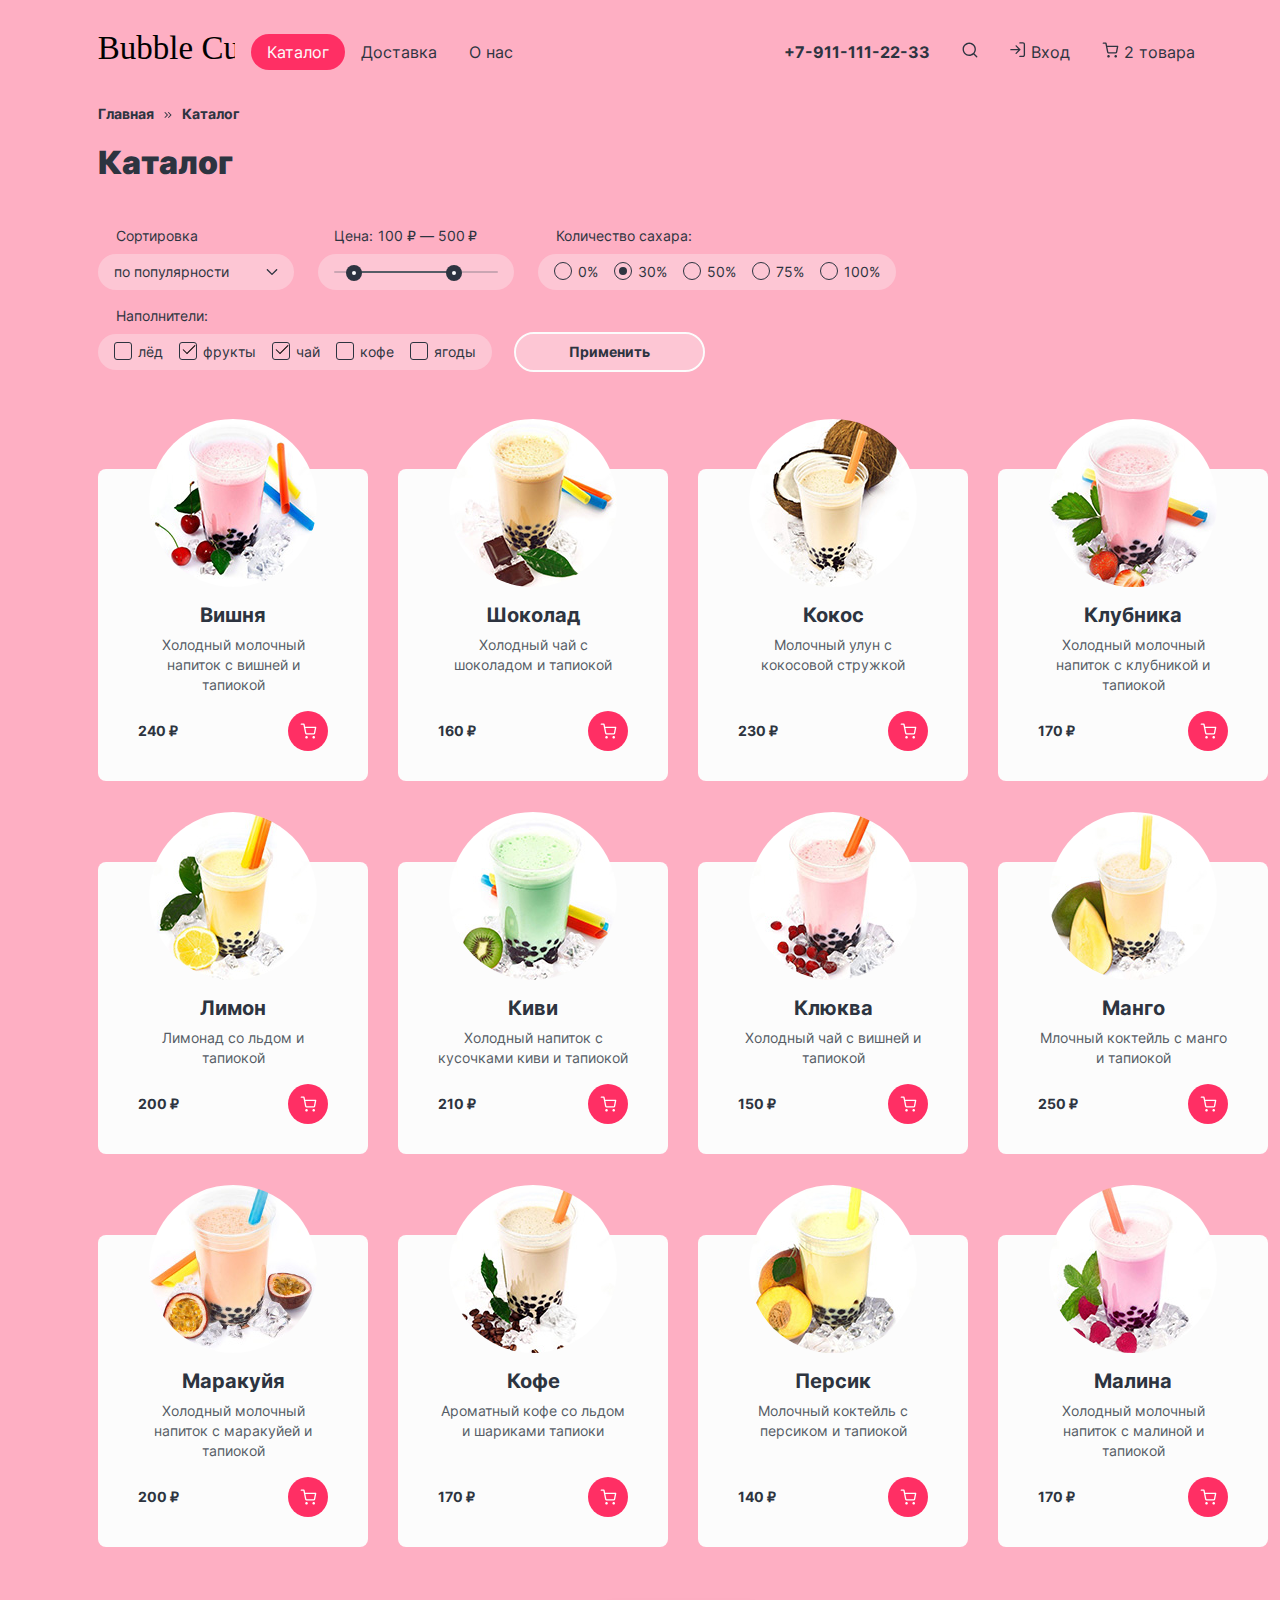
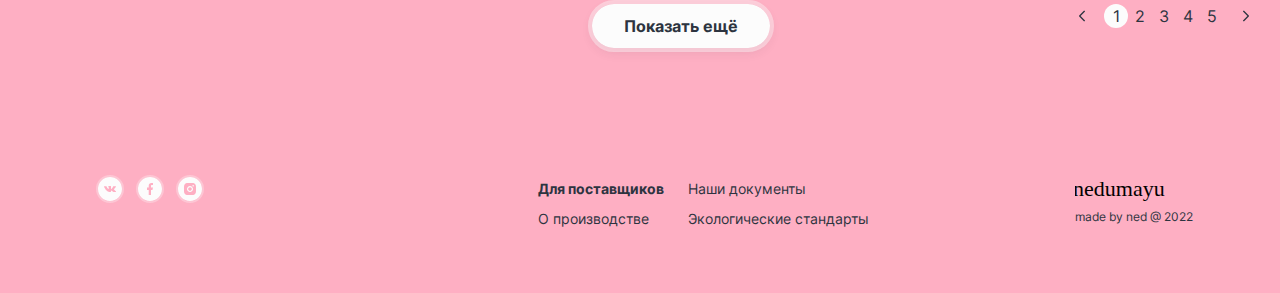
<file: catalog.html>
<!DOCTYPE html>
<html lang="en">
<head>
  <meta charset="UTF-8">
  <title>Каталог</title>
  <link href="styles/style.css" rel="stylesheet">
</head>
<body>
<header class="main-header catalog-header">
  <nav class="navigation">
    <a class="navigation-logo" href="index.html">
      <img class="main-header-logo" src="assets/logo.svg" alt="Логотип магазина Bubble Cup" width="137" height="56">
    </a>

    <ul class="navigation-list">
      <li class="navigation-item">
        <a class="navigation-link catalog-navigation-link navigation-link-current" href="catalog.html">Каталог</a>
      </li>
      <li class="navigation-item">
        <a class="navigation-link catalog-navigation-link" href="#">Доставка</a>
      </li>
      <li class="navigation-item">
        <a class="navigation-link catalog-navigation-link" href="#">О нас</a>
      </li>
    </ul>

    <ul class="navigation-list navigation-user">
      <li class="navigation-item">
        <b><a class="navigation-link catalog-navigation-link" href="tel:+79111112233">+7-911-111-22-33</a></b>
      </li>

      <li class="navigation-item">
        <a class="navigation-link catalog-navigation-link" href="#">
          <svg aria-hidden="true" focusable="false" width="16" height="16" viewBox="0 0 16 16" fill="none"
               xmlns="http://www.w3.org/2000/svg">
            <path fill-rule="evenodd" clip-rule="evenodd"
                  d="M1.91286 7.24625C1.91286 4.30073 4.30068 1.91292 7.2462 1.91292C10.1917 1.91292 12.5795 4.30073 12.5795 7.24625C12.5795 8.68547 12.0095 9.99154 11.0828 10.951C11.0582 10.9695 11.0346 10.99 11.0123 11.0124C10.9899 11.0347 10.9694 11.0583 10.9509 11.0829C9.99146 12.0095 8.6854 12.5796 7.2462 12.5796C4.30068 12.5796 1.91286 10.1918 1.91286 7.24625ZM11.4653 12.4082C10.3161 13.3487 8.84703 13.9129 7.2462 13.9129C3.5643 13.9129 0.579529 10.9281 0.579529 7.24625C0.579529 3.56435 3.5643 0.579582 7.2462 0.579582C10.9281 0.579582 13.9129 3.56435 13.9129 7.24625C13.9129 8.84711 13.3486 10.3162 12.4081 11.4654L15.2176 14.2749C15.4779 14.5352 15.4779 14.9573 15.2176 15.2177C14.9572 15.478 14.5351 15.478 14.2748 15.2177L11.4653 12.4082Z"
                  fill="#2D3440"/>
          </svg>
          <span class="visually-hidden">Поиск</span>
        </a>
        <div class="popover popover-search popover-open">
          <div class="popover-content">
            <form class="auth-form" action="" method="post">
              <p class="field-group">
                <label class="visually-hidden" for="search">Поиск по сайту</label>
                <input class="search-field field" type="text" id="search" name="search" placeholder="Поиск по сайту">
              </p>
            </form>
          </div>
        </div>
      </li>

      <li class="navigation-item">
        <a class="navigation-link catalog-navigation-link" href="#">
          <svg aria-hidden="true" focusable="false" width="16" height="16" viewBox="0 0 16 16" fill="none"
               xmlns="http://www.w3.org/2000/svg">
            <path fill-rule="evenodd" clip-rule="evenodd"
                  d="M9.20837 0.874999C9.20837 0.506809 9.50685 0.208332 9.87504 0.208332H12.875C13.4497 0.208332 14.0008 0.436605 14.4071 0.842934C14.8134 1.24926 15.0417 1.80036 15.0417 2.375V12.875C15.0417 13.4496 14.8134 14.0007 14.4071 14.4071C14.0008 14.8134 13.4497 15.0417 12.875 15.0417H9.87504C9.50685 15.0417 9.20837 14.7432 9.20837 14.375C9.20837 14.0068 9.50685 13.7083 9.87504 13.7083H12.875C13.0961 13.7083 13.308 13.6205 13.4643 13.4643C13.6206 13.308 13.7084 13.096 13.7084 12.875V2.375C13.7084 2.15399 13.6206 1.94202 13.4643 1.78574C13.308 1.62946 13.0961 1.54167 12.875 1.54167H9.87504C9.50685 1.54167 9.20837 1.24319 9.20837 0.874999ZM5.65359 3.40359C5.91394 3.14324 6.33605 3.14324 6.5964 3.40359L10.3418 7.14903C10.4652 7.27002 10.5417 7.43857 10.5417 7.625C10.5417 7.81143 10.4652 7.97999 10.3418 8.10098L6.5964 11.8464C6.33605 12.1068 5.91394 12.1068 5.65359 11.8464C5.39324 11.5861 5.39324 11.1639 5.65359 10.9036L8.26552 8.29167H0.875041C0.506851 8.29167 0.208374 7.99319 0.208374 7.625C0.208374 7.25681 0.506851 6.95833 0.875041 6.95833H8.26552L5.65359 4.3464C5.39324 4.08605 5.39324 3.66394 5.65359 3.40359Z"
                  fill="#2D3440"/>
          </svg>
          <span>Вход</span>
        </a>
        <div class="popover popover-auth popover-open">
          <div class="popover-content">
            <h2 class="popover-title">Личный кабинет</h2>
            <form class="auth-form" action="" method="post">
              <p class="field-group">
                <label class="visually-hidden" for="email">E-mail</label>
                <input class="email-field field" type="email" id="email" name="email" placeholder="email@gmail.com">
              </p>
              <p class="field-group">
                <label class="visually-hidden" for="auth-password">Пароль</label>
                <input class="auth-form-field field" type="password" id="auth-password" name="auth-password"
                       placeholder="Пароль">
              </p>
              <div class="auth-buttons-group">
                <button class="button button-pink auth-form-button" type="submit">Войти</button>
                <div class="popover-links-group">
                  <a class="auth-links auth-form-recovery" href="#">Забыли пароль?</a>
                  <a class="auth-links auth-form-register" href="#">Регистрация</a>
                </div>
              </div>
            </form>
          </div>
        </div>
      </li>

      <li class="navigation-item">
        <a class="navigation-link catalog-navigation-link" href="#">
          <svg aria-hidden="true" focusable="false" width="17" height="16" viewBox="0 0 17 16" fill="none"
               xmlns="http://www.w3.org/2000/svg">
            <path fill-rule="evenodd" clip-rule="evenodd"
                  d="M1.31254 0.489586C0.944351 0.489586 0.645874 0.788063 0.645874 1.15625C0.645874 1.52444 0.944351 1.82292 1.31254 1.82292H3.37353L3.91319 4.5192C3.91612 4.538 3.91985 4.55654 3.92432 4.57479L5.01308 10.0146L5.0132 10.0151C5.10338 10.4685 5.35008 10.8757 5.71016 11.1656C6.06854 11.4541 6.51652 11.608 6.97639 11.6009H13.3011C13.761 11.608 14.209 11.4541 14.5673 11.1656C14.9276 10.8756 15.1743 10.4681 15.2644 10.0146L15.2644 10.0146L15.2654 10.0096L16.3084 4.54045C16.3456 4.34528 16.2938 4.14368 16.1672 3.9906C16.0405 3.83751 15.8522 3.7489 15.6535 3.7489H5.11879L4.57369 1.02541C4.51133 0.713843 4.23774 0.489586 3.91999 0.489586H1.31254ZM6.32068 9.75385L5.38566 5.08223H14.8477L13.9562 9.75686C13.9268 9.90268 13.8472 10.0336 13.7313 10.1269C13.6148 10.2207 13.4691 10.2705 13.3196 10.2676L13.3196 10.2675H13.3068H6.9707V10.2674L6.95793 10.2676C6.80844 10.2705 6.66271 10.2207 6.54624 10.1269C6.42978 10.0332 6.35 9.90146 6.32087 9.75481L6.32068 9.75385ZM5.21043 14.1936C5.21043 13.4657 5.80055 12.8755 6.5285 12.8755C7.25644 12.8755 7.84656 13.4657 7.84656 14.1936C7.84656 14.9216 7.25644 15.5117 6.5285 15.5117C5.80055 15.5117 5.21043 14.9216 5.21043 14.1936ZM12.3804 14.1936C12.3804 13.4657 12.9705 12.8755 13.6985 12.8755C14.4264 12.8755 15.0166 13.4657 15.0166 14.1936C15.0166 14.9216 14.4264 15.5117 13.6985 15.5117C12.9705 15.5117 12.3804 14.9216 12.3804 14.1936Z"
                  fill="#2D3440"/>
          </svg>
          <span>2 товара</span>
        </a>
        <div class="popover popover-catalog-cart popover-open">
          <div class="popover-content">
            <h2 class="popover-title">Корзина</h2>
            <ul class="cart-items-list">
              <li class="cart-item">
                <img class="cart-image" src="assets/catalog/cherry-bubble-tea.jpg" alt="Вишневый чай">
                <div class="cart-item-group">
                  <p class="cart-item-title">Вишня</p>
                  <p class="cart-item-description">1 шт. х 240 ₽</p>
                </div>
                <p class="cart-item-price">240 ₽</p>
                <button class="cart-item-button" type="button">
                  <svg width="14" height="14" viewBox="0 0 14 14" fill="none" xmlns="http://www.w3.org/2000/svg">
                    <path fill-rule="evenodd" clip-rule="evenodd"
                          d="M12.8858 2.05482C13.1461 1.79447 13.1461 1.37236 12.8858 1.11201C12.6254 0.851661 12.2033 0.851661 11.943 1.11201L6.99877 6.0562L2.05458 1.11201C1.79423 0.851661 1.37212 0.851661 1.11177 1.11201C0.851417 1.37236 0.851417 1.79447 1.11177 2.05482L6.05596 6.99901L1.11177 11.9432C0.851417 12.2036 0.851417 12.6257 1.11177 12.886C1.37212 13.1464 1.79423 13.1464 2.05458 12.886L6.99877 7.94182L11.943 12.886C12.2033 13.1464 12.6254 13.1464 12.8858 12.886C13.1461 12.6257 13.1461 12.2036 12.8858 11.9432L7.94158 6.99901L12.8858 2.05482Z"
                          fill="#2D3440"/>
                  </svg>
                  <span class="visually-hidden">Удалить из корзины</span>
                </button>
              </li>
              <li class="cart-item">
                <img class="cart-image" src="assets/catalog/chocolate-bubble-tea.jpg" alt="Шоколадный чай">
                <div class="cart-item-group">
                  <p class="cart-item-title">Шоколад</p>
                  <p class="cart-item-description">2 шт. х 160 ₽</p>
                </div>
                <p class="cart-item-price">320 ₽</p>
                <button class="cart-item-button" type="button">
                  <svg width="14" height="14" viewBox="0 0 14 14" fill="none" xmlns="http://www.w3.org/2000/svg">
                    <path fill-rule="evenodd" clip-rule="evenodd"
                          d="M12.8858 2.05482C13.1461 1.79447 13.1461 1.37236 12.8858 1.11201C12.6254 0.851661 12.2033 0.851661 11.943 1.11201L6.99877 6.0562L2.05458 1.11201C1.79423 0.851661 1.37212 0.851661 1.11177 1.11201C0.851417 1.37236 0.851417 1.79447 1.11177 2.05482L6.05596 6.99901L1.11177 11.9432C0.851417 12.2036 0.851417 12.6257 1.11177 12.886C1.37212 13.1464 1.79423 13.1464 2.05458 12.886L6.99877 7.94182L11.943 12.886C12.2033 13.1464 12.6254 13.1464 12.8858 12.886C13.1461 12.6257 13.1461 12.2036 12.8858 11.9432L7.94158 6.99901L12.8858 2.05482Z"
                          fill="#2D3440"/>
                  </svg>
                  <span class="visually-hidden">Удалить из корзины</span>
                </button>
              </li>
            </ul>
            <div class="order-wrapper">
              <button class="button button-pink order-button" type="button">Оформить заказ</button>
              <p class="order-description">Итого: 560 ₽</p>
            </div>


          </div>
        </div>
      </li>

    </ul>
  </nav>
</header>

<main class="main-inner main-container">
  <div class="page-container">
    <header class="inner-header">
      <ul class="breadcrumbs">
        <li class="breadcrumbs-item">
          <a class="breadcrumbs-link" href="index.html">Главная</a>
        </li>
        <li class="breadcrumbs-item">
          <a class="breadcrumbs-link">Каталог</a>
        </li>
      </ul>
      <h1 class="inner-header-title">Каталог</h1>
    </header>

    <section class="catalog-products">
      <h2 class="visually-hidden">Список товаров с фильтрами</h2>


      <form class="catalog-filter" action="" method="get">
        <div class="filter-wrapper">
          <fieldset class="catalog-filter-group sort-group">
            <legend class="catalog-filter-title">Сортировка</legend>
            <div class="select">
              <select class="select-control" aria-label="Сортировка">
                <option value="popular">по популярности</option>
                <option value="cheap">по цене (сначала дорогие)</option>
                <option value="expensive">по цене (сначала дешевые)</option>
              </select>
            </div>
          </fieldset>

          <fieldset class="catalog-filter-group price-group">
            <legend>
              <span class="visually-hidden">Цена:</span>
            </legend>
            <div class="catalog-filter-title range-wrapper-inputs">
              Цена:
              <label class="catalog-filter-label">
                <input class="range-input" type="number" value="100" name="min-price">₽ &mdash;
              </label>
              <label class="catalog-filter-label">
                <input class="range-input" type="number" value="500" name="max-price">₽
              </label>
            </div>

            <div class="range">
              <div class="range-container">
                <div class="range-scale">
                  <div class="range-bar" style="width: 100px; left: 20px;">
                    <button class="range-toggle toggle-min" type="button"></button>
                    <button class="range-toggle toggle-max" type="button"></button>
                  </div>

                </div>
              </div>
            </div>
          </fieldset>

          <fieldset class="catalog-filter-group sugar-group">
            <legend class="catalog-filter-title sugar-title">Количество сахара:</legend>
            <ul class="catalog-filter-list sugar-list">
              <li class="catalog-filter-item">
                <label class="control">
                  <input class="control-input visually-hidden" type="radio" name="product-group"
                         value="zero-percent-sugar">
                  <span class="control-mark"></span>
                  <span class="control-label">0%</span>
                </label>
              </li>
              <li class="catalog-filter-item">
                <label class="control">
                  <input class="control-input visually-hidden" type="radio" name="product-group"
                         value="thirty-percent-sugar" checked>
                  <span class="control-mark"></span>
                  <span class="control-label">30%</span>
                </label>
              </li>
              <li class="catalog-filter-item">
                <label class="control">
                  <input class="control-input visually-hidden" type="radio" name="product-group"
                         value="fifty-percent-sugar">
                  <span class="control-mark"></span>
                  <span class="control-label">50%</span>
                </label>
              </li>
              <li class="catalog-filter-item">
                <label class="control">
                  <input class="control-input visually-hidden" type="radio" name="product-group"
                         value="seventy-five-percent-sugar">
                  <span class="control-mark"></span>
                  <span class="control-label">75%</span>
                </label>
              </li>
              <li class="catalog-filter-item">
                <label class="control">
                  <input class="control-input visually-hidden" type="radio" name="product-group"
                         value="hundred-percent-sugar">
                  <span class="control-mark"></span>
                  <span class="control-label">100%</span>
                </label>
              </li>
            </ul>
          </fieldset>
        </div>

        <div class="filter-wrapper">
          <fieldset class="catalog-filter-group filler-group">
            <legend class="catalog-filter-title">Наполнители:</legend>
            <ul class="catalog-filter-list filler-list">
              <li class="catalog-filter-item">
                <label class="control">
                  <input class="control-input visually-hidden" type="checkbox" name="ice-filler">
                  <span class="control-mark"></span>
                  <span class="control-label">лёд</span>
                </label>
              </li>
              <li class="catalog-filter-item">
                <label class="control">
                  <input class="control-input visually-hidden" type="checkbox" name="fruits-filler" checked>
                  <span class="control-mark"></span>
                  <span class="control-label">фрукты</span>
                </label>
              </li>
              <li class="catalog-filter-item">
                <label class="control">
                  <input class="control-input visually-hidden" type="checkbox" name="tea-filler" checked>
                  <span class="control-mark"></span>
                  <span class="control-label">чай</span>
                </label>
              </li>
              <li class="catalog-filter-item">
                <label class="control">
                  <input class="control-input visually-hidden" type="checkbox" name="coffee-filler">
                  <span class="control-mark"></span>
                  <span class="control-label">кофе</span>
                </label>
              </li>
              <li class="catalog-filter-item">
                <label class="control">
                  <input class="control-input visually-hidden" type="checkbox" name="coffee-filler">
                  <span class="control-mark"></span>
                  <span class="control-label">ягоды</span>
                </label>
              </li>
            </ul>
          </fieldset>
          <button class="filter-button" type="submit">Применить</button>
        </div>
      </form>

      <ul class="catalog-list">
        <li class="product-item">
          <a class="product-link" href="#">
            <img class="product-image" src="assets/catalog/cherry-bubble-tea.jpg" alt="Вишневый напиток" width="168"
                 height="168">
            <h3 class="product-title">Вишня</h3>
            <p class="product-description">Холодный молочный напиток с вишней и тапиокой</p>
          </a>
          <div class="price-button-wrapper">
            <b class="product-price">240 ₽</b>
            <a class="product-button" href="#">
              <svg class="product-icon" aria-hidden="true" focusable="false" width="17" height="16" viewBox="0 0 17 16"
                   fill="none" xmlns="http://www.w3.org/2000/svg">
                <path fill-rule="evenodd" clip-rule="evenodd"
                      d="M1.31254 0.489586C0.944351 0.489586 0.645874 0.788063 0.645874 1.15625C0.645874 1.52444 0.944351 1.82292 1.31254 1.82292H3.37353L3.91319 4.5192C3.91612 4.538 3.91985 4.55654 3.92432 4.57479L5.01308 10.0146L5.0132 10.0151C5.10338 10.4685 5.35008 10.8757 5.71016 11.1656C6.06854 11.4541 6.51652 11.608 6.97639 11.6009H13.3011C13.761 11.608 14.209 11.4541 14.5673 11.1656C14.9276 10.8756 15.1743 10.4681 15.2644 10.0146L15.2644 10.0146L15.2654 10.0096L16.3084 4.54045C16.3456 4.34528 16.2938 4.14368 16.1672 3.9906C16.0405 3.83751 15.8522 3.7489 15.6535 3.7489H5.11879L4.57369 1.02541C4.51133 0.713843 4.23774 0.489586 3.91999 0.489586H1.31254ZM6.32068 9.75385L5.38566 5.08223H14.8477L13.9562 9.75686C13.9268 9.90268 13.8472 10.0336 13.7313 10.1269C13.6148 10.2207 13.4691 10.2705 13.3196 10.2676L13.3196 10.2675H13.3068H6.9707V10.2674L6.95793 10.2676C6.80844 10.2705 6.66271 10.2207 6.54624 10.1269C6.42978 10.0332 6.35 9.90146 6.32087 9.75481L6.32068 9.75385ZM5.21043 14.1936C5.21043 13.4657 5.80055 12.8755 6.5285 12.8755C7.25644 12.8755 7.84656 13.4657 7.84656 14.1936C7.84656 14.9216 7.25644 15.5117 6.5285 15.5117C5.80055 15.5117 5.21043 14.9216 5.21043 14.1936ZM12.3804 14.1936C12.3804 13.4657 12.9705 12.8755 13.6985 12.8755C14.4264 12.8755 15.0166 13.4657 15.0166 14.1936C15.0166 14.9216 14.4264 15.5117 13.6985 15.5117C12.9705 15.5117 12.3804 14.9216 12.3804 14.1936Z"/>
              </svg>
              <span class="visually-hidden">Купить</span>
            </a>
          </div>
        </li>
        <li class="product-item">
          <a class="product-link" href="#">
            <img class="product-image" src="assets/catalog/chocolate-bubble-tea.jpg" alt="Шоколадный напиток"
                 width="168" height="168">
            <h3 class="product-title">Шоколад</h3>
            <p class="product-description">Холодный чай с шоколадом и тапиокой</p>
          </a>
          <div class="price-button-wrapper">
            <b class="product-price">160 ₽</b>
            <a class="product-button" href="#">
              <svg class="product-icon" aria-hidden="true" focusable="false" width="17" height="16" viewBox="0 0 17 16"
                   fill="none" xmlns="http://www.w3.org/2000/svg">
                <path fill-rule="evenodd" clip-rule="evenodd"
                      d="M1.31254 0.489586C0.944351 0.489586 0.645874 0.788063 0.645874 1.15625C0.645874 1.52444 0.944351 1.82292 1.31254 1.82292H3.37353L3.91319 4.5192C3.91612 4.538 3.91985 4.55654 3.92432 4.57479L5.01308 10.0146L5.0132 10.0151C5.10338 10.4685 5.35008 10.8757 5.71016 11.1656C6.06854 11.4541 6.51652 11.608 6.97639 11.6009H13.3011C13.761 11.608 14.209 11.4541 14.5673 11.1656C14.9276 10.8756 15.1743 10.4681 15.2644 10.0146L15.2644 10.0146L15.2654 10.0096L16.3084 4.54045C16.3456 4.34528 16.2938 4.14368 16.1672 3.9906C16.0405 3.83751 15.8522 3.7489 15.6535 3.7489H5.11879L4.57369 1.02541C4.51133 0.713843 4.23774 0.489586 3.91999 0.489586H1.31254ZM6.32068 9.75385L5.38566 5.08223H14.8477L13.9562 9.75686C13.9268 9.90268 13.8472 10.0336 13.7313 10.1269C13.6148 10.2207 13.4691 10.2705 13.3196 10.2676L13.3196 10.2675H13.3068H6.9707V10.2674L6.95793 10.2676C6.80844 10.2705 6.66271 10.2207 6.54624 10.1269C6.42978 10.0332 6.35 9.90146 6.32087 9.75481L6.32068 9.75385ZM5.21043 14.1936C5.21043 13.4657 5.80055 12.8755 6.5285 12.8755C7.25644 12.8755 7.84656 13.4657 7.84656 14.1936C7.84656 14.9216 7.25644 15.5117 6.5285 15.5117C5.80055 15.5117 5.21043 14.9216 5.21043 14.1936ZM12.3804 14.1936C12.3804 13.4657 12.9705 12.8755 13.6985 12.8755C14.4264 12.8755 15.0166 13.4657 15.0166 14.1936C15.0166 14.9216 14.4264 15.5117 13.6985 15.5117C12.9705 15.5117 12.3804 14.9216 12.3804 14.1936Z"/>
              </svg>
              <span class="visually-hidden">Купить</span>
            </a>
          </div>
        </li>
        <li class="product-item">
          <a class="product-link" href="#">
            <img class="product-image" src="assets/catalog/coconut-bubble-tea.jpg" alt="Кокосовый напиток" width="168"
                 height="168">
            <h3 class="product-title">Кокос</h3>
            <p class="product-description">Молочный улун с кокосовой стружкой</p>
          </a>
          <div class="price-button-wrapper">
            <b class="product-price">230 ₽</b>
            <a class="product-button" href="#">
              <svg class="product-icon" aria-hidden="true" focusable="false" width="17" height="16" viewBox="0 0 17 16"
                   fill="none" xmlns="http://www.w3.org/2000/svg">
                <path fill-rule="evenodd" clip-rule="evenodd"
                      d="M1.31254 0.489586C0.944351 0.489586 0.645874 0.788063 0.645874 1.15625C0.645874 1.52444 0.944351 1.82292 1.31254 1.82292H3.37353L3.91319 4.5192C3.91612 4.538 3.91985 4.55654 3.92432 4.57479L5.01308 10.0146L5.0132 10.0151C5.10338 10.4685 5.35008 10.8757 5.71016 11.1656C6.06854 11.4541 6.51652 11.608 6.97639 11.6009H13.3011C13.761 11.608 14.209 11.4541 14.5673 11.1656C14.9276 10.8756 15.1743 10.4681 15.2644 10.0146L15.2644 10.0146L15.2654 10.0096L16.3084 4.54045C16.3456 4.34528 16.2938 4.14368 16.1672 3.9906C16.0405 3.83751 15.8522 3.7489 15.6535 3.7489H5.11879L4.57369 1.02541C4.51133 0.713843 4.23774 0.489586 3.91999 0.489586H1.31254ZM6.32068 9.75385L5.38566 5.08223H14.8477L13.9562 9.75686C13.9268 9.90268 13.8472 10.0336 13.7313 10.1269C13.6148 10.2207 13.4691 10.2705 13.3196 10.2676L13.3196 10.2675H13.3068H6.9707V10.2674L6.95793 10.2676C6.80844 10.2705 6.66271 10.2207 6.54624 10.1269C6.42978 10.0332 6.35 9.90146 6.32087 9.75481L6.32068 9.75385ZM5.21043 14.1936C5.21043 13.4657 5.80055 12.8755 6.5285 12.8755C7.25644 12.8755 7.84656 13.4657 7.84656 14.1936C7.84656 14.9216 7.25644 15.5117 6.5285 15.5117C5.80055 15.5117 5.21043 14.9216 5.21043 14.1936ZM12.3804 14.1936C12.3804 13.4657 12.9705 12.8755 13.6985 12.8755C14.4264 12.8755 15.0166 13.4657 15.0166 14.1936C15.0166 14.9216 14.4264 15.5117 13.6985 15.5117C12.9705 15.5117 12.3804 14.9216 12.3804 14.1936Z"/>
              </svg>
              <span class="visually-hidden">Купить</span>
            </a>
          </div>
        </li>
        <li class="product-item">
          <a class="product-link" href="#">
            <img class="product-image" src="assets/catalog/strawberry-bubble-tea.jpg" alt="Клубничный напиток"
                 width="168" height="168">
            <h3 class="product-title">Клубника</h3>
            <p class="product-description">Холодный молочный напиток с клубникой и тапиокой</p>
          </a>
          <div class="price-button-wrapper">
            <b class="product-price">170 ₽</b>
            <a class="product-button" href="#">
              <svg class="product-icon" aria-hidden="true" focusable="false" width="17" height="16" viewBox="0 0 17 16"
                   fill="none" xmlns="http://www.w3.org/2000/svg">
                <path fill-rule="evenodd" clip-rule="evenodd"
                      d="M1.31254 0.489586C0.944351 0.489586 0.645874 0.788063 0.645874 1.15625C0.645874 1.52444 0.944351 1.82292 1.31254 1.82292H3.37353L3.91319 4.5192C3.91612 4.538 3.91985 4.55654 3.92432 4.57479L5.01308 10.0146L5.0132 10.0151C5.10338 10.4685 5.35008 10.8757 5.71016 11.1656C6.06854 11.4541 6.51652 11.608 6.97639 11.6009H13.3011C13.761 11.608 14.209 11.4541 14.5673 11.1656C14.9276 10.8756 15.1743 10.4681 15.2644 10.0146L15.2644 10.0146L15.2654 10.0096L16.3084 4.54045C16.3456 4.34528 16.2938 4.14368 16.1672 3.9906C16.0405 3.83751 15.8522 3.7489 15.6535 3.7489H5.11879L4.57369 1.02541C4.51133 0.713843 4.23774 0.489586 3.91999 0.489586H1.31254ZM6.32068 9.75385L5.38566 5.08223H14.8477L13.9562 9.75686C13.9268 9.90268 13.8472 10.0336 13.7313 10.1269C13.6148 10.2207 13.4691 10.2705 13.3196 10.2676L13.3196 10.2675H13.3068H6.9707V10.2674L6.95793 10.2676C6.80844 10.2705 6.66271 10.2207 6.54624 10.1269C6.42978 10.0332 6.35 9.90146 6.32087 9.75481L6.32068 9.75385ZM5.21043 14.1936C5.21043 13.4657 5.80055 12.8755 6.5285 12.8755C7.25644 12.8755 7.84656 13.4657 7.84656 14.1936C7.84656 14.9216 7.25644 15.5117 6.5285 15.5117C5.80055 15.5117 5.21043 14.9216 5.21043 14.1936ZM12.3804 14.1936C12.3804 13.4657 12.9705 12.8755 13.6985 12.8755C14.4264 12.8755 15.0166 13.4657 15.0166 14.1936C15.0166 14.9216 14.4264 15.5117 13.6985 15.5117C12.9705 15.5117 12.3804 14.9216 12.3804 14.1936Z"/>
              </svg>
              <span class="visually-hidden">Купить</span>
            </a>
          </div>
        </li>
        <li class="product-item">
          <a class="product-link" href="#">
            <img class="product-image" src="assets/catalog/lemon-bubble-tea.jpg" alt="Лимонный напиток" width="168"
                 height="168">
            <h3 class="product-title">Лимон</h3>
            <p class="product-description">Лимонад со льдом и тапиокой</p>
          </a>
          <div class="price-button-wrapper">
            <b class="product-price">200 ₽</b>
            <a class="product-button" href="#">
              <svg class="product-icon" aria-hidden="true" focusable="false" width="17" height="16" viewBox="0 0 17 16"
                   fill="none" xmlns="http://www.w3.org/2000/svg">
                <path fill-rule="evenodd" clip-rule="evenodd"
                      d="M1.31254 0.489586C0.944351 0.489586 0.645874 0.788063 0.645874 1.15625C0.645874 1.52444 0.944351 1.82292 1.31254 1.82292H3.37353L3.91319 4.5192C3.91612 4.538 3.91985 4.55654 3.92432 4.57479L5.01308 10.0146L5.0132 10.0151C5.10338 10.4685 5.35008 10.8757 5.71016 11.1656C6.06854 11.4541 6.51652 11.608 6.97639 11.6009H13.3011C13.761 11.608 14.209 11.4541 14.5673 11.1656C14.9276 10.8756 15.1743 10.4681 15.2644 10.0146L15.2644 10.0146L15.2654 10.0096L16.3084 4.54045C16.3456 4.34528 16.2938 4.14368 16.1672 3.9906C16.0405 3.83751 15.8522 3.7489 15.6535 3.7489H5.11879L4.57369 1.02541C4.51133 0.713843 4.23774 0.489586 3.91999 0.489586H1.31254ZM6.32068 9.75385L5.38566 5.08223H14.8477L13.9562 9.75686C13.9268 9.90268 13.8472 10.0336 13.7313 10.1269C13.6148 10.2207 13.4691 10.2705 13.3196 10.2676L13.3196 10.2675H13.3068H6.9707V10.2674L6.95793 10.2676C6.80844 10.2705 6.66271 10.2207 6.54624 10.1269C6.42978 10.0332 6.35 9.90146 6.32087 9.75481L6.32068 9.75385ZM5.21043 14.1936C5.21043 13.4657 5.80055 12.8755 6.5285 12.8755C7.25644 12.8755 7.84656 13.4657 7.84656 14.1936C7.84656 14.9216 7.25644 15.5117 6.5285 15.5117C5.80055 15.5117 5.21043 14.9216 5.21043 14.1936ZM12.3804 14.1936C12.3804 13.4657 12.9705 12.8755 13.6985 12.8755C14.4264 12.8755 15.0166 13.4657 15.0166 14.1936C15.0166 14.9216 14.4264 15.5117 13.6985 15.5117C12.9705 15.5117 12.3804 14.9216 12.3804 14.1936Z"/>
              </svg>
              <span class="visually-hidden">Купить</span>
            </a>
          </div>
        </li>
        <li class="product-item">
          <a class="product-link" href="#">
            <img class="product-image" src="assets/catalog/kiwi-bubble-tea.jpg" alt="Киви напиток" width="168"
                 height="168">
            <h3 class="product-title">Киви</h3>
            <p class="product-description">Холодный напиток с кусочками киви и тапиокой</p>
          </a>
          <div class="price-button-wrapper">
            <b class="product-price">210 ₽</b>
            <a class="product-button" href="#">
              <svg class="product-icon" aria-hidden="true" focusable="false" width="17" height="16" viewBox="0 0 17 16"
                   fill="none" xmlns="http://www.w3.org/2000/svg">
                <path fill-rule="evenodd" clip-rule="evenodd"
                      d="M1.31254 0.489586C0.944351 0.489586 0.645874 0.788063 0.645874 1.15625C0.645874 1.52444 0.944351 1.82292 1.31254 1.82292H3.37353L3.91319 4.5192C3.91612 4.538 3.91985 4.55654 3.92432 4.57479L5.01308 10.0146L5.0132 10.0151C5.10338 10.4685 5.35008 10.8757 5.71016 11.1656C6.06854 11.4541 6.51652 11.608 6.97639 11.6009H13.3011C13.761 11.608 14.209 11.4541 14.5673 11.1656C14.9276 10.8756 15.1743 10.4681 15.2644 10.0146L15.2644 10.0146L15.2654 10.0096L16.3084 4.54045C16.3456 4.34528 16.2938 4.14368 16.1672 3.9906C16.0405 3.83751 15.8522 3.7489 15.6535 3.7489H5.11879L4.57369 1.02541C4.51133 0.713843 4.23774 0.489586 3.91999 0.489586H1.31254ZM6.32068 9.75385L5.38566 5.08223H14.8477L13.9562 9.75686C13.9268 9.90268 13.8472 10.0336 13.7313 10.1269C13.6148 10.2207 13.4691 10.2705 13.3196 10.2676L13.3196 10.2675H13.3068H6.9707V10.2674L6.95793 10.2676C6.80844 10.2705 6.66271 10.2207 6.54624 10.1269C6.42978 10.0332 6.35 9.90146 6.32087 9.75481L6.32068 9.75385ZM5.21043 14.1936C5.21043 13.4657 5.80055 12.8755 6.5285 12.8755C7.25644 12.8755 7.84656 13.4657 7.84656 14.1936C7.84656 14.9216 7.25644 15.5117 6.5285 15.5117C5.80055 15.5117 5.21043 14.9216 5.21043 14.1936ZM12.3804 14.1936C12.3804 13.4657 12.9705 12.8755 13.6985 12.8755C14.4264 12.8755 15.0166 13.4657 15.0166 14.1936C15.0166 14.9216 14.4264 15.5117 13.6985 15.5117C12.9705 15.5117 12.3804 14.9216 12.3804 14.1936Z"/>
              </svg>
              <span class="visually-hidden">Купить</span>
            </a>
          </div>
        </li>
        <li class="product-item">
          <a class="product-link" href="#">
            <img class="product-image" src="assets/catalog/cranberries-bubble-tea.jpg" alt="Клюквенный напиток"
                 width="168" height="168">
            <h3 class="product-title">Клюква</h3>
            <p class="product-description">Холодный чай с вишней и тапиокой</p>
          </a>
          <div class="price-button-wrapper">
            <b class="product-price">150 ₽</b>
            <a class="product-button" href="#">
              <svg class="product-icon" aria-hidden="true" focusable="false" width="17" height="16" viewBox="0 0 17 16"
                   fill="none" xmlns="http://www.w3.org/2000/svg">
                <path fill-rule="evenodd" clip-rule="evenodd"
                      d="M1.31254 0.489586C0.944351 0.489586 0.645874 0.788063 0.645874 1.15625C0.645874 1.52444 0.944351 1.82292 1.31254 1.82292H3.37353L3.91319 4.5192C3.91612 4.538 3.91985 4.55654 3.92432 4.57479L5.01308 10.0146L5.0132 10.0151C5.10338 10.4685 5.35008 10.8757 5.71016 11.1656C6.06854 11.4541 6.51652 11.608 6.97639 11.6009H13.3011C13.761 11.608 14.209 11.4541 14.5673 11.1656C14.9276 10.8756 15.1743 10.4681 15.2644 10.0146L15.2644 10.0146L15.2654 10.0096L16.3084 4.54045C16.3456 4.34528 16.2938 4.14368 16.1672 3.9906C16.0405 3.83751 15.8522 3.7489 15.6535 3.7489H5.11879L4.57369 1.02541C4.51133 0.713843 4.23774 0.489586 3.91999 0.489586H1.31254ZM6.32068 9.75385L5.38566 5.08223H14.8477L13.9562 9.75686C13.9268 9.90268 13.8472 10.0336 13.7313 10.1269C13.6148 10.2207 13.4691 10.2705 13.3196 10.2676L13.3196 10.2675H13.3068H6.9707V10.2674L6.95793 10.2676C6.80844 10.2705 6.66271 10.2207 6.54624 10.1269C6.42978 10.0332 6.35 9.90146 6.32087 9.75481L6.32068 9.75385ZM5.21043 14.1936C5.21043 13.4657 5.80055 12.8755 6.5285 12.8755C7.25644 12.8755 7.84656 13.4657 7.84656 14.1936C7.84656 14.9216 7.25644 15.5117 6.5285 15.5117C5.80055 15.5117 5.21043 14.9216 5.21043 14.1936ZM12.3804 14.1936C12.3804 13.4657 12.9705 12.8755 13.6985 12.8755C14.4264 12.8755 15.0166 13.4657 15.0166 14.1936C15.0166 14.9216 14.4264 15.5117 13.6985 15.5117C12.9705 15.5117 12.3804 14.9216 12.3804 14.1936Z"/>
              </svg>
              <span class="visually-hidden">Купить</span>
            </a>
          </div>
        </li>
        <li class="product-item">
          <a class="product-link" href="#">
            <img class="product-image" src="assets/catalog/mango-bubble-tea.jpg" alt="Манго напиток" width="168"
                 height="168">
            <h3 class="product-title">Манго</h3>
            <p class="product-description">Млочный коктейль с манго и тапиокой</p>
          </a>
          <div class="price-button-wrapper">
            <b class="product-price">250 ₽</b>
            <a class="product-button" href="#">
              <svg class="product-icon" aria-hidden="true" focusable="false" width="17" height="16" viewBox="0 0 17 16"
                   fill="none" xmlns="http://www.w3.org/2000/svg">
                <path fill-rule="evenodd" clip-rule="evenodd"
                      d="M1.31254 0.489586C0.944351 0.489586 0.645874 0.788063 0.645874 1.15625C0.645874 1.52444 0.944351 1.82292 1.31254 1.82292H3.37353L3.91319 4.5192C3.91612 4.538 3.91985 4.55654 3.92432 4.57479L5.01308 10.0146L5.0132 10.0151C5.10338 10.4685 5.35008 10.8757 5.71016 11.1656C6.06854 11.4541 6.51652 11.608 6.97639 11.6009H13.3011C13.761 11.608 14.209 11.4541 14.5673 11.1656C14.9276 10.8756 15.1743 10.4681 15.2644 10.0146L15.2644 10.0146L15.2654 10.0096L16.3084 4.54045C16.3456 4.34528 16.2938 4.14368 16.1672 3.9906C16.0405 3.83751 15.8522 3.7489 15.6535 3.7489H5.11879L4.57369 1.02541C4.51133 0.713843 4.23774 0.489586 3.91999 0.489586H1.31254ZM6.32068 9.75385L5.38566 5.08223H14.8477L13.9562 9.75686C13.9268 9.90268 13.8472 10.0336 13.7313 10.1269C13.6148 10.2207 13.4691 10.2705 13.3196 10.2676L13.3196 10.2675H13.3068H6.9707V10.2674L6.95793 10.2676C6.80844 10.2705 6.66271 10.2207 6.54624 10.1269C6.42978 10.0332 6.35 9.90146 6.32087 9.75481L6.32068 9.75385ZM5.21043 14.1936C5.21043 13.4657 5.80055 12.8755 6.5285 12.8755C7.25644 12.8755 7.84656 13.4657 7.84656 14.1936C7.84656 14.9216 7.25644 15.5117 6.5285 15.5117C5.80055 15.5117 5.21043 14.9216 5.21043 14.1936ZM12.3804 14.1936C12.3804 13.4657 12.9705 12.8755 13.6985 12.8755C14.4264 12.8755 15.0166 13.4657 15.0166 14.1936C15.0166 14.9216 14.4264 15.5117 13.6985 15.5117C12.9705 15.5117 12.3804 14.9216 12.3804 14.1936Z"/>
              </svg>
              <span class="visually-hidden">Купить</span>
            </a>
          </div>
        </li>
        <li class="product-item">
          <a class="product-link" href="#">
            <img class="product-image" src="assets/catalog/passion-fruit-bubble-tea.jpg" alt="Маракуйа напиток"
                 width="168" height="168">
            <h3 class="product-title">Маракуйя</h3>
            <p class="product-description">Холодный молочный напиток с маракуйей и тапиокой</p>
          </a>
          <div class="price-button-wrapper">
            <b class="product-price">200 ₽</b>
            <a class="product-button" href="#">
              <svg class="product-icon" aria-hidden="true" focusable="false" width="17" height="16" viewBox="0 0 17 16"
                   fill="none" xmlns="http://www.w3.org/2000/svg">
                <path fill-rule="evenodd" clip-rule="evenodd"
                      d="M1.31254 0.489586C0.944351 0.489586 0.645874 0.788063 0.645874 1.15625C0.645874 1.52444 0.944351 1.82292 1.31254 1.82292H3.37353L3.91319 4.5192C3.91612 4.538 3.91985 4.55654 3.92432 4.57479L5.01308 10.0146L5.0132 10.0151C5.10338 10.4685 5.35008 10.8757 5.71016 11.1656C6.06854 11.4541 6.51652 11.608 6.97639 11.6009H13.3011C13.761 11.608 14.209 11.4541 14.5673 11.1656C14.9276 10.8756 15.1743 10.4681 15.2644 10.0146L15.2644 10.0146L15.2654 10.0096L16.3084 4.54045C16.3456 4.34528 16.2938 4.14368 16.1672 3.9906C16.0405 3.83751 15.8522 3.7489 15.6535 3.7489H5.11879L4.57369 1.02541C4.51133 0.713843 4.23774 0.489586 3.91999 0.489586H1.31254ZM6.32068 9.75385L5.38566 5.08223H14.8477L13.9562 9.75686C13.9268 9.90268 13.8472 10.0336 13.7313 10.1269C13.6148 10.2207 13.4691 10.2705 13.3196 10.2676L13.3196 10.2675H13.3068H6.9707V10.2674L6.95793 10.2676C6.80844 10.2705 6.66271 10.2207 6.54624 10.1269C6.42978 10.0332 6.35 9.90146 6.32087 9.75481L6.32068 9.75385ZM5.21043 14.1936C5.21043 13.4657 5.80055 12.8755 6.5285 12.8755C7.25644 12.8755 7.84656 13.4657 7.84656 14.1936C7.84656 14.9216 7.25644 15.5117 6.5285 15.5117C5.80055 15.5117 5.21043 14.9216 5.21043 14.1936ZM12.3804 14.1936C12.3804 13.4657 12.9705 12.8755 13.6985 12.8755C14.4264 12.8755 15.0166 13.4657 15.0166 14.1936C15.0166 14.9216 14.4264 15.5117 13.6985 15.5117C12.9705 15.5117 12.3804 14.9216 12.3804 14.1936Z"/>
              </svg>
              <span class="visually-hidden">Купить</span>
            </a>
          </div>
        </li>
        <li class="product-item">
          <a class="product-link" href="#">
            <img class="product-image" src="assets/catalog/coffee-bubble-tea.jpg" alt="Кофейный напиток" width="168"
                 height="168">
            <h3 class="product-title">Кофе</h3>
            <p class="product-description">Ароматный кофе со льдом и шариками тапиоки</p>
          </a>
          <div class="price-button-wrapper">
            <b class="product-price">170 ₽</b>
            <a class="product-button" href="#">
              <svg class="product-icon" aria-hidden="true" focusable="false" width="17" height="16" viewBox="0 0 17 16"
                   fill="none" xmlns="http://www.w3.org/2000/svg">
                <path fill-rule="evenodd" clip-rule="evenodd"
                      d="M1.31254 0.489586C0.944351 0.489586 0.645874 0.788063 0.645874 1.15625C0.645874 1.52444 0.944351 1.82292 1.31254 1.82292H3.37353L3.91319 4.5192C3.91612 4.538 3.91985 4.55654 3.92432 4.57479L5.01308 10.0146L5.0132 10.0151C5.10338 10.4685 5.35008 10.8757 5.71016 11.1656C6.06854 11.4541 6.51652 11.608 6.97639 11.6009H13.3011C13.761 11.608 14.209 11.4541 14.5673 11.1656C14.9276 10.8756 15.1743 10.4681 15.2644 10.0146L15.2644 10.0146L15.2654 10.0096L16.3084 4.54045C16.3456 4.34528 16.2938 4.14368 16.1672 3.9906C16.0405 3.83751 15.8522 3.7489 15.6535 3.7489H5.11879L4.57369 1.02541C4.51133 0.713843 4.23774 0.489586 3.91999 0.489586H1.31254ZM6.32068 9.75385L5.38566 5.08223H14.8477L13.9562 9.75686C13.9268 9.90268 13.8472 10.0336 13.7313 10.1269C13.6148 10.2207 13.4691 10.2705 13.3196 10.2676L13.3196 10.2675H13.3068H6.9707V10.2674L6.95793 10.2676C6.80844 10.2705 6.66271 10.2207 6.54624 10.1269C6.42978 10.0332 6.35 9.90146 6.32087 9.75481L6.32068 9.75385ZM5.21043 14.1936C5.21043 13.4657 5.80055 12.8755 6.5285 12.8755C7.25644 12.8755 7.84656 13.4657 7.84656 14.1936C7.84656 14.9216 7.25644 15.5117 6.5285 15.5117C5.80055 15.5117 5.21043 14.9216 5.21043 14.1936ZM12.3804 14.1936C12.3804 13.4657 12.9705 12.8755 13.6985 12.8755C14.4264 12.8755 15.0166 13.4657 15.0166 14.1936C15.0166 14.9216 14.4264 15.5117 13.6985 15.5117C12.9705 15.5117 12.3804 14.9216 12.3804 14.1936Z"/>
              </svg>
              <span class="visually-hidden">Купить</span>
            </a>
          </div>
        </li>
        <li class="product-item">
          <a class="product-link" href="#">
            <img class="product-image" src="assets/catalog/peach-bubble-tea.jpg" alt="Персиковый напиток" width="168"
                 height="168">
            <h3 class="product-title">Персик</h3>
            <p class="product-description">Молочный коктейль с персиком и тапиокой</p>
          </a>
          <div class="price-button-wrapper">
            <b class="product-price">140 ₽</b>
            <a class="product-button" href="#">
              <svg class="product-icon" aria-hidden="true" focusable="false" width="17" height="16" viewBox="0 0 17 16"
                   fill="none" xmlns="http://www.w3.org/2000/svg">
                <path fill-rule="evenodd" clip-rule="evenodd"
                      d="M1.31254 0.489586C0.944351 0.489586 0.645874 0.788063 0.645874 1.15625C0.645874 1.52444 0.944351 1.82292 1.31254 1.82292H3.37353L3.91319 4.5192C3.91612 4.538 3.91985 4.55654 3.92432 4.57479L5.01308 10.0146L5.0132 10.0151C5.10338 10.4685 5.35008 10.8757 5.71016 11.1656C6.06854 11.4541 6.51652 11.608 6.97639 11.6009H13.3011C13.761 11.608 14.209 11.4541 14.5673 11.1656C14.9276 10.8756 15.1743 10.4681 15.2644 10.0146L15.2644 10.0146L15.2654 10.0096L16.3084 4.54045C16.3456 4.34528 16.2938 4.14368 16.1672 3.9906C16.0405 3.83751 15.8522 3.7489 15.6535 3.7489H5.11879L4.57369 1.02541C4.51133 0.713843 4.23774 0.489586 3.91999 0.489586H1.31254ZM6.32068 9.75385L5.38566 5.08223H14.8477L13.9562 9.75686C13.9268 9.90268 13.8472 10.0336 13.7313 10.1269C13.6148 10.2207 13.4691 10.2705 13.3196 10.2676L13.3196 10.2675H13.3068H6.9707V10.2674L6.95793 10.2676C6.80844 10.2705 6.66271 10.2207 6.54624 10.1269C6.42978 10.0332 6.35 9.90146 6.32087 9.75481L6.32068 9.75385ZM5.21043 14.1936C5.21043 13.4657 5.80055 12.8755 6.5285 12.8755C7.25644 12.8755 7.84656 13.4657 7.84656 14.1936C7.84656 14.9216 7.25644 15.5117 6.5285 15.5117C5.80055 15.5117 5.21043 14.9216 5.21043 14.1936ZM12.3804 14.1936C12.3804 13.4657 12.9705 12.8755 13.6985 12.8755C14.4264 12.8755 15.0166 13.4657 15.0166 14.1936C15.0166 14.9216 14.4264 15.5117 13.6985 15.5117C12.9705 15.5117 12.3804 14.9216 12.3804 14.1936Z"/>
              </svg>
              <span class="visually-hidden">Купить</span>
            </a>
          </div>
        </li>
        <li class="product-item">
          <a class="product-link" href="#">
            <img class="product-image" src="assets/catalog/raspberry-bubble-tea.jpg" alt="Малиновый напиток" width="168"
                 height="168">
            <h3 class="product-title">Малина</h3>
            <p class="product-description">Холодный молочный напиток с малиной и тапиокой</p>
          </a>
          <div class="price-button-wrapper">
            <b class="product-price">170 ₽</b>
            <a class="product-button" href="#">
              <svg class="product-icon" aria-hidden="true" focusable="false" width="17" height="16" viewBox="0 0 17 16"
                   fill="none" xmlns="http://www.w3.org/2000/svg">
                <path fill-rule="evenodd" clip-rule="evenodd"
                      d="M1.31254 0.489586C0.944351 0.489586 0.645874 0.788063 0.645874 1.15625C0.645874 1.52444 0.944351 1.82292 1.31254 1.82292H3.37353L3.91319 4.5192C3.91612 4.538 3.91985 4.55654 3.92432 4.57479L5.01308 10.0146L5.0132 10.0151C5.10338 10.4685 5.35008 10.8757 5.71016 11.1656C6.06854 11.4541 6.51652 11.608 6.97639 11.6009H13.3011C13.761 11.608 14.209 11.4541 14.5673 11.1656C14.9276 10.8756 15.1743 10.4681 15.2644 10.0146L15.2644 10.0146L15.2654 10.0096L16.3084 4.54045C16.3456 4.34528 16.2938 4.14368 16.1672 3.9906C16.0405 3.83751 15.8522 3.7489 15.6535 3.7489H5.11879L4.57369 1.02541C4.51133 0.713843 4.23774 0.489586 3.91999 0.489586H1.31254ZM6.32068 9.75385L5.38566 5.08223H14.8477L13.9562 9.75686C13.9268 9.90268 13.8472 10.0336 13.7313 10.1269C13.6148 10.2207 13.4691 10.2705 13.3196 10.2676L13.3196 10.2675H13.3068H6.9707V10.2674L6.95793 10.2676C6.80844 10.2705 6.66271 10.2207 6.54624 10.1269C6.42978 10.0332 6.35 9.90146 6.32087 9.75481L6.32068 9.75385ZM5.21043 14.1936C5.21043 13.4657 5.80055 12.8755 6.5285 12.8755C7.25644 12.8755 7.84656 13.4657 7.84656 14.1936C7.84656 14.9216 7.25644 15.5117 6.5285 15.5117C5.80055 15.5117 5.21043 14.9216 5.21043 14.1936ZM12.3804 14.1936C12.3804 13.4657 12.9705 12.8755 13.6985 12.8755C14.4264 12.8755 15.0166 13.4657 15.0166 14.1936C15.0166 14.9216 14.4264 15.5117 13.6985 15.5117C12.9705 15.5117 12.3804 14.9216 12.3804 14.1936Z"/>
              </svg>
              <span class="visually-hidden">Купить</span>
            </a>
          </div>
        </li>
      </ul>

      <div class="pagination-wrapper">
        <button class="button pagination-show-more" type="button">Показать ещё</button>
        <ul class="pagination">
          <li class="pagination-item">
            <a class="pagination-link pagination-prev pagination-disabled">
              <svg width="6" height="12" viewBox="0 0 6 12" fill="none" xmlns="http://www.w3.org/2000/svg">
                <path fill-rule="evenodd" clip-rule="evenodd"
                      d="M5.8033 1.80521C6.063 1.54551 6.063 1.12446 5.8033 0.864757C5.54361 0.605058 5.12255 0.605058 4.86285 0.864757L0.194774 5.53284C-0.0640686 5.79168 -0.0649218 6.21081 0.192214 6.47071C0.193377 6.47189 0.194544 6.47307 0.195717 6.47424L4.8638 11.1423C5.12349 11.402 5.54455 11.402 5.80425 11.1423C6.06395 10.8826 6.06395 10.4616 5.80425 10.2019L1.60545 6.00307L5.8033 1.80521Z"
                      fill="#2D3440"/>
              </svg>
              <span class="visually-hidden">Предыдущая страница</span>
            </a>
          </li>
          <li class="pagination-item">
            <a class="pagination-link pagination-current">1</a>
          </li>
          <li class="pagination-item">
            <a class="pagination-link" href="#">2</a>
          </li>
          <li class="pagination-item">
            <a class="pagination-link" href="#">3</a>
          </li>
          <li class="pagination-item">
            <a class="pagination-link" href="#">4</a>
          </li>
          <li class="pagination-item">
            <a class="pagination-link" href="#">5</a>
          </li>
          <li class="pagination-item">
            <a class="pagination-link pagination-next" href="#">
              <svg width="7" height="12" viewBox="0 0 7 12" fill="none" xmlns="http://www.w3.org/2000/svg">
                <path fill-rule="evenodd" clip-rule="evenodd"
                      d="M1.13526 0.864757C0.875566 0.605058 0.454511 0.605058 0.194813 0.864757C-0.0648862 1.12446 -0.0648862 1.54551 0.194813 1.80521L4.39609 6.00649L0.194774 10.2078C-0.0649247 10.4675 -0.0649247 10.8886 0.194774 11.1483C0.454473 11.408 0.875527 11.408 1.13523 11.1483L5.80394 6.47955C5.80489 6.47861 5.80583 6.47767 5.80678 6.47672C6.06648 6.21702 6.06648 5.79597 5.80678 5.53627L1.13526 0.864757Z"
                      fill="#2D3440"/>
              </svg>
              <span class="visually-hidden">Следующая страница</span>
            </a>
          </li>
        </ul>
      </div>
    </section>
  </div>
</main>

<footer class="main-footer">
  <div class="footer-container">
    <section class="footer-social">
      <h2 class="visually-hidden">Наши соцсети</h2>
      <ul class="gallery-social-list">
        <li class="gallery-social-item">
          <a class="social-button" href="https://vk.com">
            <span class="visually-hidden">ВКонтакте</span>
            <svg aria-hidden="true" focusable="false" width="24" height="24" viewBox="0 0 24 24" fill="none"
                 xmlns="http://www.w3.org/2000/svg">
              <path fill-rule="evenodd" clip-rule="evenodd"
                    d="M24 12C24 18.6274 18.6274 24 12 24C5.37258 24 0 18.6274 0 12C0 5.37258 5.37258 0 12 0C18.6274 0 24 5.37258 24 12ZM12.5884 14.9749H11.8711C11.8711 14.9749 10.2885 15.0584 8.89479 13.7867C7.37486 12.3995 6.03249 9.64702 6.03249 9.64702C6.03249 9.64702 5.95511 9.46654 6.03917 9.3793C6.13366 9.28121 6.39106 9.27493 6.39106 9.27493L8.10567 9.26508C8.10567 9.26508 8.26727 9.28878 8.38294 9.36317C8.47824 9.42457 8.53167 9.53936 8.53167 9.53936C8.53167 9.53936 8.80878 10.1536 9.17581 10.7093C9.89212 11.7942 10.2258 12.0315 10.469 11.9152C10.8233 11.7458 10.7171 10.3816 10.7171 10.3816C10.7171 10.3816 10.7236 9.88646 10.5387 9.66601C10.3955 9.4951 10.1254 9.44527 10.0062 9.43128C9.90971 9.42 10.0681 9.22367 10.2733 9.13558C10.5819 9.00308 11.1268 8.99551 11.7706 9.00136C12.2722 9.00579 12.4165 9.0332 12.6127 9.07475C13.0677 9.17105 13.0536 9.47963 13.0229 10.1454C13.0138 10.3444 13.0032 10.5752 13.0032 10.8418C13.0032 10.9018 13.0012 10.9657 12.9991 11.0315C12.9885 11.3725 12.9763 11.7629 13.2324 11.908C13.3637 11.9822 13.6849 11.9191 14.4884 10.7233C14.8693 10.1566 15.1549 9.49024 15.1549 9.49024C15.1549 9.49024 15.2173 9.37145 15.3142 9.32048C15.4134 9.26851 15.5472 9.2845 15.5472 9.2845L17.3515 9.27465C17.3515 9.27465 17.8937 9.21796 17.9815 9.43242C18.0735 9.65758 17.7788 10.1833 17.0417 11.0444C16.3463 11.8567 16.006 12.1587 16.0328 12.4236C16.0527 12.6198 16.2739 12.7957 16.7015 13.1436C17.5897 13.8661 17.8264 14.2455 17.8827 14.3357C17.8872 14.343 17.8906 14.3484 17.893 14.3519C18.2905 14.9296 17.4522 14.9749 17.4522 14.9749L15.8497 14.9944C15.8497 14.9944 15.5053 15.0543 15.0521 14.7814C14.8151 14.6388 14.5833 14.406 14.3626 14.1842C14.0251 13.8451 13.7131 13.5316 13.4469 13.6056C13.0002 13.7298 13.0143 14.5734 13.0143 14.5734C13.0143 14.5734 13.0175 14.7536 12.9157 14.8495C12.8051 14.954 12.5884 14.9749 12.5884 14.9749Z"
                    fill="#FCFCFC"/>
            </svg>
          </a>
        </li>
        <li class="gallery-social-item">
          <a class="social-button" href="https://facebook.com">
            <span class="visually-hidden">Фейсбук</span>
            <svg width="24" height="24" viewBox="0 0 24 24" fill="none" xmlns="http://www.w3.org/2000/svg">
              <path fill-rule="evenodd" clip-rule="evenodd"
                    d="M24 12C24 18.6274 18.6274 24 12 24C5.37258 24 0 18.6274 0 12C0 5.37258 5.37258 0 12 0C18.6274 0 24 5.37258 24 12ZM14.4286 12.9H13V18H10.7143V12.9H9V10.5H10.7143V8.82C10.7143 6.9942 11.816 6 13.3674 6C14.1103 6 14.8137 6.0582 15 6.084V8.1H14.1429C13 8.1 13 8.682 13 9.3V10.5H15L14.4286 12.9Z"
                    fill="#FCFCFC"/>
            </svg>
          </a>
        </li>
        <li class="gallery-social-item">
          <a class="social-button" href="https://instagram.com">
            <span class="visually-hidden">Инстаграм</span>
            <svg width="24" height="24" viewBox="0 0 24 24" fill="none" xmlns="http://www.w3.org/2000/svg">
              <path fill-rule="evenodd" clip-rule="evenodd"
                    d="M24 12C24 18.6274 18.6274 24 12 24C5.37258 24 0 18.6274 0 12C0 5.37258 5.37258 0 12 0C18.6274 0 24 5.37258 24 12ZM14.4732 6.036C13.8336 6.006 13.6302 6 12 6C10.3698 6 10.1664 6.0078 9.5268 6.036C8.8872 6.066 8.4528 6.1662 8.07 6.315C7.66946 6.46544 7.3066 6.70154 7.0068 7.0068C6.70128 7.30639 6.46514 7.66931 6.315 8.07C6.1662 8.4528 6.066 8.8872 6.036 9.5268C6.006 10.1664 6 10.3698 6 12C6 13.6302 6.0078 13.8336 6.036 14.4732C6.066 15.1122 6.1662 15.5478 6.315 15.93C6.46556 16.3305 6.70164 16.6933 7.0068 16.9932C7.30652 17.2986 7.6694 17.5347 8.07 17.685C8.4528 17.8332 8.8878 17.934 9.5268 17.964C10.1664 17.994 10.3698 18 12 18C13.6302 18 13.8336 17.9922 14.4732 17.964C15.1122 17.934 15.5478 17.8332 15.93 17.685C16.3304 17.5343 16.6932 17.2982 16.9932 16.9932C17.2987 16.6936 17.5348 16.3307 17.685 15.93C17.8332 15.5472 17.934 15.1122 17.964 14.4732C17.994 13.8336 18 13.6302 18 12C18 10.3698 17.9922 10.1664 17.964 9.5268C17.934 8.8878 17.8332 8.4522 17.685 8.07C17.5344 7.66955 17.2983 7.30674 16.9932 7.0068C16.6596 6.6738 16.326 6.4674 15.93 6.315C15.5472 6.1662 15.1122 6.066 14.4732 6.036ZM9.87868 9.87868C10.4413 9.31607 11.2044 9 12 9C12.7956 9 13.5587 9.31607 14.1213 9.87868C14.6839 10.4413 15 11.2044 15 12C15 12.7956 14.6839 13.5587 14.1213 14.1213C13.5587 14.6839 12.7956 15 12 15C11.2044 15 10.4413 14.6839 9.87868 14.1213C9.31607 13.5587 9 12.7956 9 12C9 11.2044 9.31607 10.4413 9.87868 9.87868ZM15.6803 8.31967C15.821 8.46032 15.9 8.65109 15.9 8.85C15.9 9.04891 15.821 9.23968 15.6803 9.38033C15.5397 9.52098 15.3489 9.6 15.15 9.6C14.9511 9.6 14.7603 9.52098 14.6197 9.38033C14.479 9.23968 14.4 9.04891 14.4 8.85C14.4 8.65109 14.479 8.46032 14.6197 8.31967C14.7603 8.17902 14.9511 8.1 15.15 8.1C15.3489 8.1 15.5397 8.17902 15.6803 8.31967ZM13.2728 10.7272C12.9352 10.3896 12.4774 10.2 12 10.2C11.5226 10.2 11.0648 10.3896 10.7272 10.7272C10.3896 11.0648 10.2 11.5226 10.2 12C10.2 12.4774 10.3896 12.9352 10.7272 13.2728C11.0648 13.6104 11.5226 13.8 12 13.8C12.4774 13.8 12.9352 13.6104 13.2728 13.2728C13.6104 12.9352 13.8 12.4774 13.8 12C13.8 11.5226 13.6104 11.0648 13.2728 10.7272Z"
                    fill="#FCFCFC"/>
            </svg>
          </a>
        </li>
      </ul>
    </section>

    <section class="useful-links">
      <h2 class="visually-hidden">Полезные ссылки</h2>
      <div class="useful-links-list">
        <ul class="useful-links-column">
          <li class="useful-links-item">
            <b><a class="useful-links-link" href="#">Для поставщиков</a></b>
          </li>
          <li class="useful-links-item">
            <a class="useful-links-link" href="#">О производстве</a>
          </li>
        </ul>
        <ul class="useful-links-column">
          <li class="useful-links-item">
            <a class="useful-links-link" href="#">Наши документы</a>
          </li>
          <li class="useful-links-item">
            <a class="useful-links-link" href="#">Экологические стандарты</a>
          </li>
        </ul>
      </div>
    </section>

    <div class="about">
      <img class="footer-logo" src="assets/logo-ned.svg" alt="Логотип производителя" width="93" height="27">
      <p class="about-text">made by ned @ 2022</p>
    </div>
  </div>
</footer>
</body>
</html>
</file>
<file: styles/style.css>
@font-face {
  font-family: Inter;
  font-style: normal;
  font-weight: 400;
  src: url("../fonts/inter-regular.woff") format("woff");
  font-display: swap;
}

@font-face {
  font-family: Inter;
  font-style: normal;
  font-weight: 700;
  src: url("../fonts/inter-bold.woff") format("woff");
  font-display: swap;
}

@font-face {
  font-family: Inter;
  font-style: normal;
  font-weight: 900;
  src: url("../fonts/inter-black.woff") format("woff");
  font-display: swap;
}

html {
  height: 100%;
}

body {
  min-width: 1366px;
  display: flex;
  margin: 0;
  flex-direction: column;
  min-height: 100%;
  font-family: "Inter", sans-serif;
  font-size: 16px;
  line-height: 22px;
  color: #000000;
  background-color: #ffffff;
}

.img {
  max-width: 100%;
  object-fit: contain;
}

.visually-hidden {
  position: absolute;
  width: 1px;
  height: 1px;
  margin: -1px;
  border: 0;
  padding: 0;
  white-space: nowrap;
  clip-path: inset(100%);
  clip: rect(0 0 0 0);
  overflow: hidden;
}

/*buttons*/

.button {
  display: inline-block;
  font-family: inherit;
  font-weight: 700;
  font-size: 16px;
  line-height: 20px;
  text-align: center;
  vertical-align: middle;
  border: none;
  padding: 12px 32px;
  color: #2D3440;
  outline: 4px solid rgba(252, 252, 252, 0.4);
  background-color: #FCFCFC;
  box-shadow: 0 4px 12px rgba(45, 52, 64, 0.1);
  border-radius: 26px;
  text-decoration: none;
  cursor: pointer;
}

.button:hover {
  background: rgba(252, 252, 252, 0.4);
  outline: 4px solid #FCFCFC;
}

.button:focus {
  outline: 2px solid #2D3440;
}

.button:disabled {
  background: #E7E7E7;
  outline: 4px solid rgba(252, 252, 252, 0.4);
  color: #B9B9B9;
}

.button-pink {
  color: #FCFCFC;
  background-color: #FF2F64;
  outline: 4px solid rgba(252, 252, 252, 0.4);
}

.button-pink:hover {
  background: rgba(252, 252, 252, 0.3);
  outline: 4px solid #FF2F64;
  color: #2D3440;
}

.button-pink:focus {
  outline: 2px solid #2D3440;
}

.button-pink:disabled {
  background: #B9B9B9;
  outline: 4px solid rgba(185, 185, 185, 0.3);
  color: #565C66;
}

/*header*/

.navigation {
  display: flex;
  width: 1170px;
  margin: 0 auto;
  padding: 24px 98px;
}

.navigation-list {
  width: 400px;
  list-style: none;
  margin: 0;
  padding: 0;
  display: flex;
  flex-wrap: wrap;
  align-content: center;
}

.navigation-user {
  width: 500px;
  margin-left: auto;
}

.navigation-link {
  display: block;
  padding: 8px 16px;
  text-decoration: none;
  color: #2D3440;
  font-size: 16px;
  line-height: 20px;
  text-align: center;
  border-radius: 26px;
}

.navigation-link-current {
  background-color: #FF2F64;
  color: #FCFCFC;
}

.navigation-link:hover, .navigation-link:focus {
  color: #FF2F64;
}

.navigation-user .navigation-link {
  min-height: 15px;
  min-width: 15px;
}

.catalog-navigation-link:hover {
  background-color: rgba(252, 252, 252, 0.5);
}

.catalog-navigation-link:focus {
  padding: 6px 14px;
  background-color: rgba(252, 252, 252, 0.5);
  border: 2px solid #2D3440;
}

.catalog-navigation-link:active {
  background-color: #FCFCFC;
}

.main-header-logo {
  display: block;
  margin-right: 16px;
}

.main-header-logo:hover {
  filter: drop-shadow(0px 3px 3px rgba(255, 47, 100, 0.4));
}

/*popover*/

.navigation-link:hover ~ .popover {
  display: block;
}

.navigation-item {
  position: relative;
}

.popover {
  display: none;
  position: absolute;
  top: 40px;
  right: 0;
  z-index: 1;
  width: 324px;
  padding: 48px;
  background: #FCFCFC;
  border-radius: 4px;
  min-height: 48px;
  box-shadow: 0 15px 40px rgba(45, 52, 64, 0.12); ;
}

.popover-content {
  height: 100%;
}

.popover-title {
  margin: 0 0 32px 0;
  font-style: normal;
  font-weight: 700;
  font-size: 24px;
  line-height: 30px;
  color: #2D3440;
}

.auth-form .field {
  margin: 0 0 16px 0;
}

.auth-form-button {
  height: 44px;
  display: flex;
  justify-content: center;
  align-items: center;
}

.auth-buttons-group {
  margin-top: 16px;
  display: grid;
  grid-template-columns: 113px 130px;
  gap: 23px;
}

.popover-links-group {
  display: flex;
  flex-direction: column;
}

.auth-links {
  font-size: 14px;
  line-height: 20px;
  color: #2D3440;
}

.popover-cart {
  width: 192px;
  vertical-align: middle;
  text-align: center;
}

.cart-title {
  margin: 0;
}

.popover-search {
  padding: 24px 16px;
}

.popover-search .field {
  margin: 0;
}

/*cart-list*/

.popover-catalog-cart {
  width: 345px;
}

.cart-image {
  width: 46px;
  border-radius: 50%;
}

.cart-items-list {
  display: flex;
  flex-direction: column;
  margin: 0;
  padding: 0;
  list-style-type: none;
}

.cart-item {
  display: grid;
  grid-template-columns: 46px 140px 80px 10px;
  gap: 24px;
  align-items: center;
  margin-bottom: 24px;
}

.cart-item:last-child {
  padding-bottom: 32px;
  border-bottom: 1px solid #E7E7E7;
}

.cart-item-group {
  display: flex;
  flex-direction: column;
}

.cart-item-description {
  font-weight: 400;
  font-size: 14px;
  line-height: 20px;
  color: #B9B9B9;
  margin: 0;
}

.cart-item-title {
  font-weight: 700;
  font-size: 18px;
  line-height: 22px;
  color: #2D3440;
  margin: 0;
}

.cart-item-price {
  margin: 0;
  font-weight: 700;
  font-size: 18px;
  line-height: 22px;
  color: #2D3440;

}

.cart-item-button {
  border: none;
  background: transparent;
}

.order-wrapper {
  display: flex;
  justify-content: space-between;
  align-items: center;
}

.order-description {
  font-weight: 700;
  font-size: 18px;
  line-height: 22px;
  color: #2D3440;
}

/*main-container*/

.main-index, .main-footer, .catalog-header, .main-inner {
  background-color: #FEAFC3;
  /*background-color: #FCC850;*/
  /*background-color: #69A9FF;*/
  color: #2D3440;
}

.main-container {
  flex-grow: 1;
}

.page-container {
  width: 1170px;
  margin: 0 auto;
}

/*gallery*/

.gallery {
  margin-bottom: 80px;
}

.gallery-container {
  display: flex;
}

.gallery-wrapper {
  width: 470px;
  padding: 136px 0 138px 70px;
}

.gallery-title {
  font-weight: 900;
  font-size: 36px;
  line-height: 46px;
  margin-top: 0;
  margin-bottom: 24px;
}

.gallery-description {
  font-size: 18px;
  line-height: 24px;
  margin: 0 0 48px 0;
}

/*slider*/

.gallery-slider {
  display: flex;
  align-items: center;
}

.slider-current {
  position: relative;
  width: 312px;
  height: 312px;
  background-color: #FFCBD8;
  border-radius: 50%;
  margin-right: 56px;
}

.slider-image {
  display: block;
  position: absolute;
  top: -100px;
  width: 290px;
  right: 10px;
}

.slide-next-first, .slide-next-second {
  position: relative;
  width: 100px;
  height: 100px;
  background-color: rgba(255, 203, 216, 0.4);
  border-radius: 50%;
  margin-right: 41px;
}

.slide-next-second {
  margin-right: 0;
}

.slider-next-image {
  width: 80px;
  display: block;
  position: absolute;
  opacity: 0.5;
  top: -20px;
  right: 10px;
}

.slider-next-image-first{
  width: 100px;
  top: -40px;
  right: 0;
}

/*slider arrows*/

.slider-buttons-wrapper {
  position: absolute;
  top: 50%;
  left: -19px;
  transform: translateY(-50%);
  display: flex;
  justify-content: space-between;
  width: 350px;
}

.slider-button {
  position: relative;
  width: 38px;
  height: 38px;
  background-color: rgba(252, 252, 252, 0.3);
  border: none;
  outline: 1px solid #FCFCFC;
  border-radius: 50%;
}

.slider-icon {
  position: absolute;
  top: 0;
  left: 0;
  right: 0;
  bottom: 0;
  margin: auto;
  color: #FCFCFC;
}

.slider-button:hover {
  background-color: #FCFCFC;
}

.slider-button:focus {
  outline: 1px solid #2D3440;
}

.slider-button:focus .slider-icon {
  color: #2D3440;
}

.slider-button:hover .slider-icon {
  color: #2D3440;
}

/*pagination*/

.slider-pagination-container {
  display: flex;
  justify-content: space-between;
}

.slider-pagination-list {
  display: flex;
  list-style: none;
}

.slider-pagination-button {
  display: block;
  width: 12px;
  height: 12px;
  background-color: rgba(252, 252, 252, 0.3);
  border: none;
  border-radius: 50%;
  margin-right: 8px;
}

.slider-pagination-button-current {
  background-color: #FCFCFC;
}

.slider-pagination-button:hover {
  outline: 1px solid #FCFCFC;
}

.slider-pagination-button:focus {
  outline: 1px solid #2D3440;
}

/*social*/

.gallery-social-list {
  list-style: none;
  display: flex;
  flex-wrap: wrap;
  margin: 0;
  padding: 0;
}

.gallery-social-item {
  width: 24px;
  height: 24px;
  margin-right: 16px;
}

.social-button {
  display: block;
  height: 24px;
  outline: 2px solid rgba(252, 252, 252, 0.3);
  border-radius: 50%;
}

.gallery-social-item:nth-child(3n) {
  margin-right: 0;
}

.social-button:hover {
  background-color: #2D3440;
}

.social-button:focus {
  outline: 1px solid #2D3440;
}

/*promo*/

.promo-actions {
  margin-bottom: 80px;
}

.promo-actions-title {
  text-align: center;
  font-weight: 900;
  font-size: 32px;
  line-height: 46px;
  margin: 0 0 56px 0;
}

.promo-container {
  display: flex;
  justify-content: space-between;
}

.promo-action-wrapper {
  display: flex;
  flex-direction: column;
  flex-grow: 1;
  padding: 40px;
  width: 490px;
  border-radius: 16px;
  background-color: #FF7799;
}

.promo-action-wrapper:first-child {
  background-image: url("../assets/bubble-promo.png");
  background-repeat: no-repeat;
  background-size: 189px 248px;
  background-position: bottom 0 right 0;
}

.promo-action-wrapper:last-child {
  background-image: url("../assets/boba.png");
  background-repeat: no-repeat;
  background-size: 248px 189px;
  background-position: bottom 10px right 0;
}

.promo-action-wrapper:nth-child(1) {
  margin-right: 30px;
}

.button-gift {
  width: 112px;
  margin-top: auto;
}

.promo-title {
  font-weight: 700;
  font-size: 24px;
  line-height: 30px;
  margin: 0 0 16px 0;
}

.promo-description {
  width: 320px;
  margin: 0 0 32px 0;
}

/*assortment*/

.assortment {
  margin-bottom: 80px;
}

.catalog-list {
  padding: 0;
  margin: 0;
  list-style: none;
  display: grid;
  grid-template-columns: repeat(4, 270px);
  gap: 30px;
}

.product-item {
  background-color: #FCFCFC;
  width: 190px;
  padding: 0 40px 30px 40px;
  border-radius: 8px;
  display: flex;
  flex-direction: column;
  flex-grow: 1;
  margin-top: 51px;
}

.price-button-wrapper {
  display: flex;
  justify-content: space-between;
  margin-top: auto
}

.product-link {
  text-decoration: none;
  color: #2D3440;
}

.product-image {
  border-radius: 50%;
  display: block;
  width: 168px;
  margin: -50px auto 0 auto;
}

.assortment-title {
  text-align: center;
  font-weight: 900;
  font-size: 32px;
  line-height: 46px;
  margin: 0 0 56px 0;
}

.product-title {
  text-align: center;
  font-weight: 700;
  font-size: 20px;
  line-height: 24px;
  margin: 16px 0 8px 0;
}

.product-description {
  color: #565C66;
  text-align: center;
  margin: 0 0 16px 0;
}

.product-button {
  position: relative;
  width: 24px;
  height: 24px;
  background: #FF2F64;
  border-radius: 26px;
  padding: 8px;
}

.product-button:hover {
  background-color: #FCFCFC;
  outline: 1px solid #FF2F64;
}

.product-button:hover .product-icon {
  fill: #2D3440;
}

.product-button:focus {
  outline: 1px solid #2D3440;
}

.product-button:disabled {
  background: #B9B9B9;
}

.product-button:disabled .product-icon {
  fill: #565C66;
}

.product-icon {
  position: absolute;
  top: 0;
  left: 0;
  right: 0;
  bottom: 0;
  margin: auto;
  fill: white;
}

.product-price {
  width: 100px;
  margin: auto 0;
}

/*advantages*/

.advantages {
  background-color: #FCFCFC;
  margin-bottom: 80px;
  padding: 56px 40px;
  border-radius: 16px;
  border: 24px solid #ffe5b6;
}

.advantages-list {
  display: flex;
  justify-content: space-between;
}

.advantages-list-column {
  display: flex;
  flex-direction: column;
  margin: 0;
  padding: 0;
  list-style: none;
}

.advantages-title {
  text-align: center;
  font-weight: 900;
  font-size: 32px;
  line-height: 46px;
  margin: 0 0 56px 0;
}

.advantages-item {
  display: flex;
}

.advantages-description {
  color: #565C66;
  margin: 0 0 40px 0;
  width: 440px;
}

.advantages-item::before {
  content: "";
  width: 48px;
  height: 48px;
  margin-right: 16px;
  border: 2px solid black;
  border-radius: 50%;
  background-size: 32px 32px;
  background-position: center;
  background-repeat: no-repeat;
}

.advantages-leaf::before {
  background-image: url("../assets/icons/leaf.svg");
}

.advantages-fruits::before {
  background-image: url("../assets/icons/fruits.svg");
}

.advantages-coffee::before {
  background-image: url("../assets/icons/coffee.svg");
}

.advantages-delivery::before {
  background-image: url("../assets/icons/delivery.svg");
}

/*news and subs*/

.news-container {
  display: flex;
  justify-content: space-between;
  margin-bottom: 80px;
}

.news {
  background-color: #FCFCFC;
  width: 510px;
  padding: 30px;
  border-radius: 16px;
  background-image: url("../assets/background-small.jpg");
  background-position: center;
  background-repeat: no-repeat;
  background-size: cover;
}

.news-title {
  font-weight: 700;
  font-size: 24px;
  line-height: 30px;
  margin: 0 0 30px 0;
}

.news-sign {
  color: #565C66;
  line-height: 20px;
  margin: 0 0 12px 0;
}

.subscription {
  background-color: #FCFCFC;
  width: 498px;
  padding: 30px;
  border-radius: 16px;
  border: 6px solid #FFCBD8;
}

.subscription-description {
  color: #565C66;
  margin: 0 0 40px 0;
}

.subscription-button {
  margin-left: 24px;
}

/*delivery*/

.appointment {
  background-color: #FCFCFC;
  display: flex;
  justify-content: space-between;
  margin-bottom: 80px;
  border-radius: 16px;
  padding: 64px;
  background-image: url("../assets/background-middle.jpg");
  background-position: center;
  background-repeat: no-repeat;
  background-size: cover;
}

.appointment-sign {
  width: 356px;
  margin: 100px 90px 100px 40px;
}

.appointment-title {
  font-weight: 900;
  font-size: 32px;
  line-height: 46px;
  margin: 0 0 24px 0;
}

.appointment-description {
  color: #565C66;
  margin: 0;
}

.appointment-wrapper {
  width: 420px;
  padding: 40px;
  box-shadow: 0 15px 40px rgba(45, 52, 64, 0.12);
  border-radius: 8px;
  background-color: #FCFCFC;
}

.appointment-form {
  display: grid;
  grid-template-columns: 117px 287px;
  gap: 16px;
}

.field-group {
  display: flex;
  flex-direction: column;
  margin: 0;
}

.appointment-form .info {
  display: none;
}

.appointment-form-address {
  grid-column: 1/-1;
}

.form-button {
  grid-column: 1/-1;
  width: auto;
  justify-self: center;
}

.form-description {
  width: 380px;
  margin: 0 0 32px 0;
}

.form-label {
  font-weight: 700;
  margin-bottom: 8px;
}

.form-label-icon {
  position: relative;
  padding-right: 16px;
}


.field {
  margin: 0;
  padding: 14px 16px;
  font: inherit;
  background: #FFFFFF;
  border: none;
  outline: 1px solid #B9B9B9;
  border-radius: 4px;
}

.field:hover {
  outline: 1px solid #2D3440;
}

.field:focus {
  outline: 2px solid #2D3440;
}

.field:invalid {
  outline: 1px solid #EA5454;
}

.field:focus:invalid {
  outline: 2px solid #EA5454;
}

.field:disabled {
  background: #E7E7E7;
  outline: 1px solid #B9B9B9;
}

.field::placeholder {
  color: #B9B9B9;
}

/*tooltip*/

.tooltip {
  margin-top: 4px;
  margin-left: 5px;
  position: absolute;
  width: 16px;
  height: 16px;
}

.tooltip-toggle {
  border: none;
  background-color: transparent;
  padding: 0;
  margin: 0;
  display: block;
}

.tooltip-icon {
  width: 100%;
  height: 100%;
  color: #242424;
  display: block;
}

.tooltip-toggle:hover .tooltip-icon {
  color: #AF7842;
}

.tooltip-text {
  background-color: #FCFCFC;
  box-shadow: 0 2px 12px rgba(173, 152, 143, 0.18);
  border: 1px solid #B9B9B9;
  border-radius: 1px;
  position: absolute;
  bottom: 100%;
  color: #2D3440;
  font-weight: 400;
  font-size: 12px;
  line-height: 16px;
  text-transform: none;
  padding: 10px 15px;
  left: 50%;
  transform: translateY(50%) translateX(10px);
  width: 160px;
  z-index: 1;
  display: none;
}

.tooltip-toggle:hover + .tooltip-text,
.tooltip-toggle:focus + .tooltip-text {
  display: block;
}


/*contacts*/

.contacts {
  background-color: #FCFCFC;
  border-radius: 16px;
  padding: 64px;
  background-image: url("../assets/background-big.jpg");
  background-position: center;
  background-repeat: no-repeat;
  background-size: cover;
}

.contacts-wrapper {
  width: 263px;
  padding: 40px;
  box-shadow: 0 8px 16px rgba(45, 52, 64, 0.12);
  border-radius: 8px;
  background-color: #FCFCFC;
}

.contacts-title {
  margin: 0 0 12px 0;
}

.contacts-address {
  font-style: normal;
  font-weight: 700;
  font-size: 20px;
  line-height: 24px;
  margin: 0 0 24px 0;
}

.contacts-phone {
  color: #2D3440;
  text-decoration: none;
  font-weight: 700;
  font-size: 20px;
  line-height: 24px;
  margin: 0;
}

.contacts-time-description {
  line-height: 20px;
  margin: 0 0 32px 0;
}

/*footer*/

.main-footer {
  padding: 48px 0 56px 0;
}

.footer-container {
  width: 1170px;
  margin: 0 auto;
  display: flex;
}

.footer-social {
  width: 140px;
}

.useful-links-list {
  width: 356px;
  margin-left: 300px;
  display: flex;
}

.useful-links-column {
  list-style: none;
  margin: 0;
  padding: 0;
}

.useful-links-column:first-child {
  margin-right: 24px;
}

.useful-links-item {
  margin: 0 0 8px 0;
}

.useful-links-link {
  text-decoration: none;
  color: #2D3440;
  font-size: 14px;
  line-height: 20px;
}

.useful-links-link:hover, .useful-links-link:focus {
  color: #FF2F64;
}

.about {
  width: 193px;
  margin-left: auto;
}

.about-text {
  font-size: 12px;
  line-height: 16px;
  margin: 0;
}

/*catalog*/

.main-inner {
  font-size: 14px;
  line-height: 20px;
}

.inner-header-title {
  font-weight: 900;
  font-size: 32px;
  line-height: 46px;
  margin: 0 0 40px 0;
}

.breadcrumbs {
  display: flex;
  flex-wrap: wrap;
  list-style: none;
  padding: 0;
  margin: 0 0 16px 0;
}

.breadcrumbs-item {
  position: relative;
  margin-right: 28px;
}


.breadcrumbs-item::after {
  position: absolute;
  content: "";
  width: 12px;
  height: 12px;
  top: 5px;
  right: -20px;
  display: inline-block;
  background-size: 12px 12px;
  background-position: center;
  background-repeat: no-repeat;
  background-image: url("../assets/icons/chevrons-right.svg");
}

.breadcrumbs-item:last-child::after {
  content: none;
}

.breadcrumbs-link {
  color: inherit;
  text-decoration: none;
  font-weight: 700;
}

/*filter*/

.catalog-filter-group {
  margin: 0;
  padding: 0;
  border: 0;
}

.catalog-filter {
  width: 807px;
  margin-bottom: 48px;
}

.filter-wrapper {
  display: flex;
}

.filter-wrapper:first-child {
  margin-bottom: 16px;
}

.catalog-filter-group {
  margin-right: 24px;
}

.catalog-filter-title {
  margin-bottom: 8px;
  margin-left: 16px;
}

.filter-button {
  display: flex;
  flex-direction: column;
  align-items: center;
  justify-content: center;
  margin-top: auto;
  padding: 8px 32px;
  width: 187px;
  height: 36px;
  border: none;
  background: rgba(252, 252, 252, 0.3);
  outline: 2px solid #FCFCFC;
  border-radius: 20px;
  font: inherit;
  font-weight: 700;
  font-size: 14px;
  line-height: 20px;
  color: #2D3440;
  cursor: pointer;
}

.filter-button:hover {
  background: #FCFCFC;
  outline: 2px solid rgba(252, 252, 252, 0.3);
}

.filter-button:focus {
  background: rgba(252, 252, 252, 0.3);
  outline: 2px solid #2D3440;
}

.filter-button:disabled {
  background: rgba(252, 252, 252, 0.3);
  opacity: 0.4;
  outline: 2px solid #FCFCFC;
}


/*range*/
.price-group {
  width: 196px;
}

.range-container {
  display: flex;
  align-items: center;
  justify-content: center;
  width: 196px;
  height: 36px;
  background: rgba(252, 252, 252, 0.3);
  border-radius: 20px;
}

.range-wrapper-inputs {
  display: flex;
}

.range-input {
  width: 30px;
  padding: 0 2px;
  font: inherit;
  color: #2D3440;
  text-align: center;
  background-color: transparent;
  border: none;
}

.range-input::-webkit-outer-spin-button,
.range-input::-webkit-inner-spin-button {
  appearance: none;
  margin: 0;
}

.range-scale {
  position: relative;
  width: 164px;
  height: 2px;
  background-color: rgba(86, 92, 102, 0.3);
  border-radius: 10px;
}

.range-bar {
  position: absolute;
  height: 2px;
  background-color: #565C66;
}

.range-toggle {
  position: absolute;
  width: 16px;
  height: 16px;
  background: #2D3440;
  border: none;
  border-radius: 50%;
  cursor: pointer;
}

.range-toggle:before {
  content: "";
  position: absolute;
  top: 50%;
  left: 50%;
  transform: translateX(-2px) translateY(-2px);
  height: 4px;
  width: 4px;
  background-color: #FCFCFC;
  border-radius: 50%;
}

.range-toggle:hover {
  background-color: #FCFCFC;
}

.range-toggle:hover:before {
  background: #2D3440;
}

.range-toggle:focus {
  border: 2px solid #2D3440;
}

.range-toggle:active:before {
  background: #2D3440;
}

.toggle-min {
  top: -6px;
  left: -8px;
}

.toggle-max {
  top: -6px;
  right: -8px;
}

/*sugar and filler lists*/

.sugar-list, .filler-list {
  display: flex;
  align-items: center;
  list-style: none;
  margin: 0;
  padding: 0 16px 0 0;
  height: 36px;
  background: rgba(252, 252, 252, 0.3);
  border-radius: 20px;
}

.control {
  position: relative;
  display: block;
  padding-left: 40px;
}

.control-mark {
  position: absolute;
  left: 16px;
  top: 0;
  width: 16px;
  height: 16px;
  border-radius: 50%;
  border: 1px solid #2D3440;
}

.filler-list .control-mark {
  border-radius: 3px;
}

.control:hover .control-mark {
  border: 1px solid #FCFCFC;
}

.control:disabled .control-mark{
  border: 1px solid #565C66;
}

.control-input[type="checkbox"]:checked + .control-mark::before,
.control-input[type="checkbox"]:checked + .control-mark::after {
  content: "";
  position: absolute;
  width: 12px;
  height: 1px;
  top: 6px;
  right: -1px;
  border-radius: 2px;
  background-color: #000000;
}

.control-input[type="checkbox"]:checked + .control-mark::before {
  transform: rotate(-45deg);
}

.control-input[type="checkbox"]:checked + .control-mark::after {
  top: 8px;
  right: 8px;
  transform: rotate(45deg);
  width: 6px;
}

.control-input[type="radio"]:checked + .control-mark::before {
  content: "";
  position: absolute;
  top: 4px;
  left: 4px;
  width: 8px;
  height: 8px;
  background-color: #2D3440;
  border-radius: 50%;
}

.control:hover .control-input[type="checkbox"]:checked + .control-mark::before,
.control:hover .control-input[type="checkbox"]:checked + .control-mark::after,
.control:hover .control-input[type="radio"]:checked + .control-mark::before{
  background-color: #FCFCFC;
}

.control:disabled .control-input[type="checkbox"]:checked + .control-mark::before,
.control:disabled .control-input[type="checkbox"]:checked + .control-mark::after,
.control:disabled .control-input[type="radio"]:checked + .control-mark::before {
  background-color: #565C66;
}

/*sort*/
.select {
  display: flex;
  align-items: center;
  width: 196px;
  height: 36px;
}


.select-control {
  width: 100%;
  padding: 8px 16px;
  font: inherit;
  background-color: rgba(252, 252, 252, 0.3);
  border-radius: 20px;
  border: none;
  color: #2D3440;
  background-image: url("../assets/icons/arrow-bottom.svg");
  background-repeat: no-repeat;
  background-position: right 16px center;
  appearance: none;
}

.select-control:hover {
  background-color: rgba(252, 252, 252, 0.5);
}

.select-control:focus {
  background-color: rgba(252, 252, 252, 0.5);
  border: 1px solid #FCFCFC;
  outline: none;
}

/*pagination*/

.pagination-wrapper {
  display: flex;
  padding: 57px 0 81px 0;
}

.pagination-show-more {
  margin-left: 494px;
}

.pagination {
  display: flex;
  justify-content: end;
  flex-wrap: wrap;
  width: 400px;
  margin: 0 0 0 auto;
  padding: 0;
  list-style: none;
}

.pagination-link {
  display: flex;
  align-items: center;
  justify-content: center;
  width: 24px;
  height: 24px;
  border-radius: 50%;
  color: #2D3440;
  text-decoration: none;
  font-weight: 400;
  font-size: 16px;
  line-height: 20px;
}

.pagination-link:not(:last-child) {
  margin-right: 2px;
}

.pagination-link:hover {
  background: rgba(252, 252, 252, 0.3);
  outline: 1px solid #FCFCFC;
}

.pagination-link:focus {
  background: rgba(252, 252, 252, 0.3);
  outline: 1px solid #2D3440;
}

.pagination-current {
  background-color: #FCFCFC;
}

.pagination-prev, .pagination-next {
  margin: 0 10px;
}

/*modal*/

.modal-container {
  position: fixed;
  top: 0;
  left: 0;
  display: flex;
  width: 100%;
  height: 100%;
  background-color: rgba(0, 0, 0, 0.3);
}

.modal-container-close {
  display: none;
}

.modal {
  position: relative;
  margin: auto;
  padding: 64px;
  background-color: #FCFCFC;
  box-shadow: 0 15px 40px rgba(45, 52, 64, 0.12);
  border-radius: 8px;
}

.modal-feedback {
  width: 442px;
}

.modal-close-button {
  position: absolute;
  padding: 0;
  top: 16px;
  right: 16px;
  width: 20px;
  height: 20px;
  background-color: transparent;
  border: none;
  background-image: url("../assets/icons/close-button.svg");
  background-position: center;
  background-repeat: no-repeat;
  cursor: pointer;
}

.modal-title {
  font-size: 24px;
  line-height: 30px;
  color: #2D3440;
  margin: 0 0 32px 0;
}

.comment-field {
  height: 112px;
}

.feedback-form .field-group {
  margin: 0 0 16px 0 ;
}

.feedback-button {
  margin-top: 16px;
  margin-left: 284px;
}
</file>
